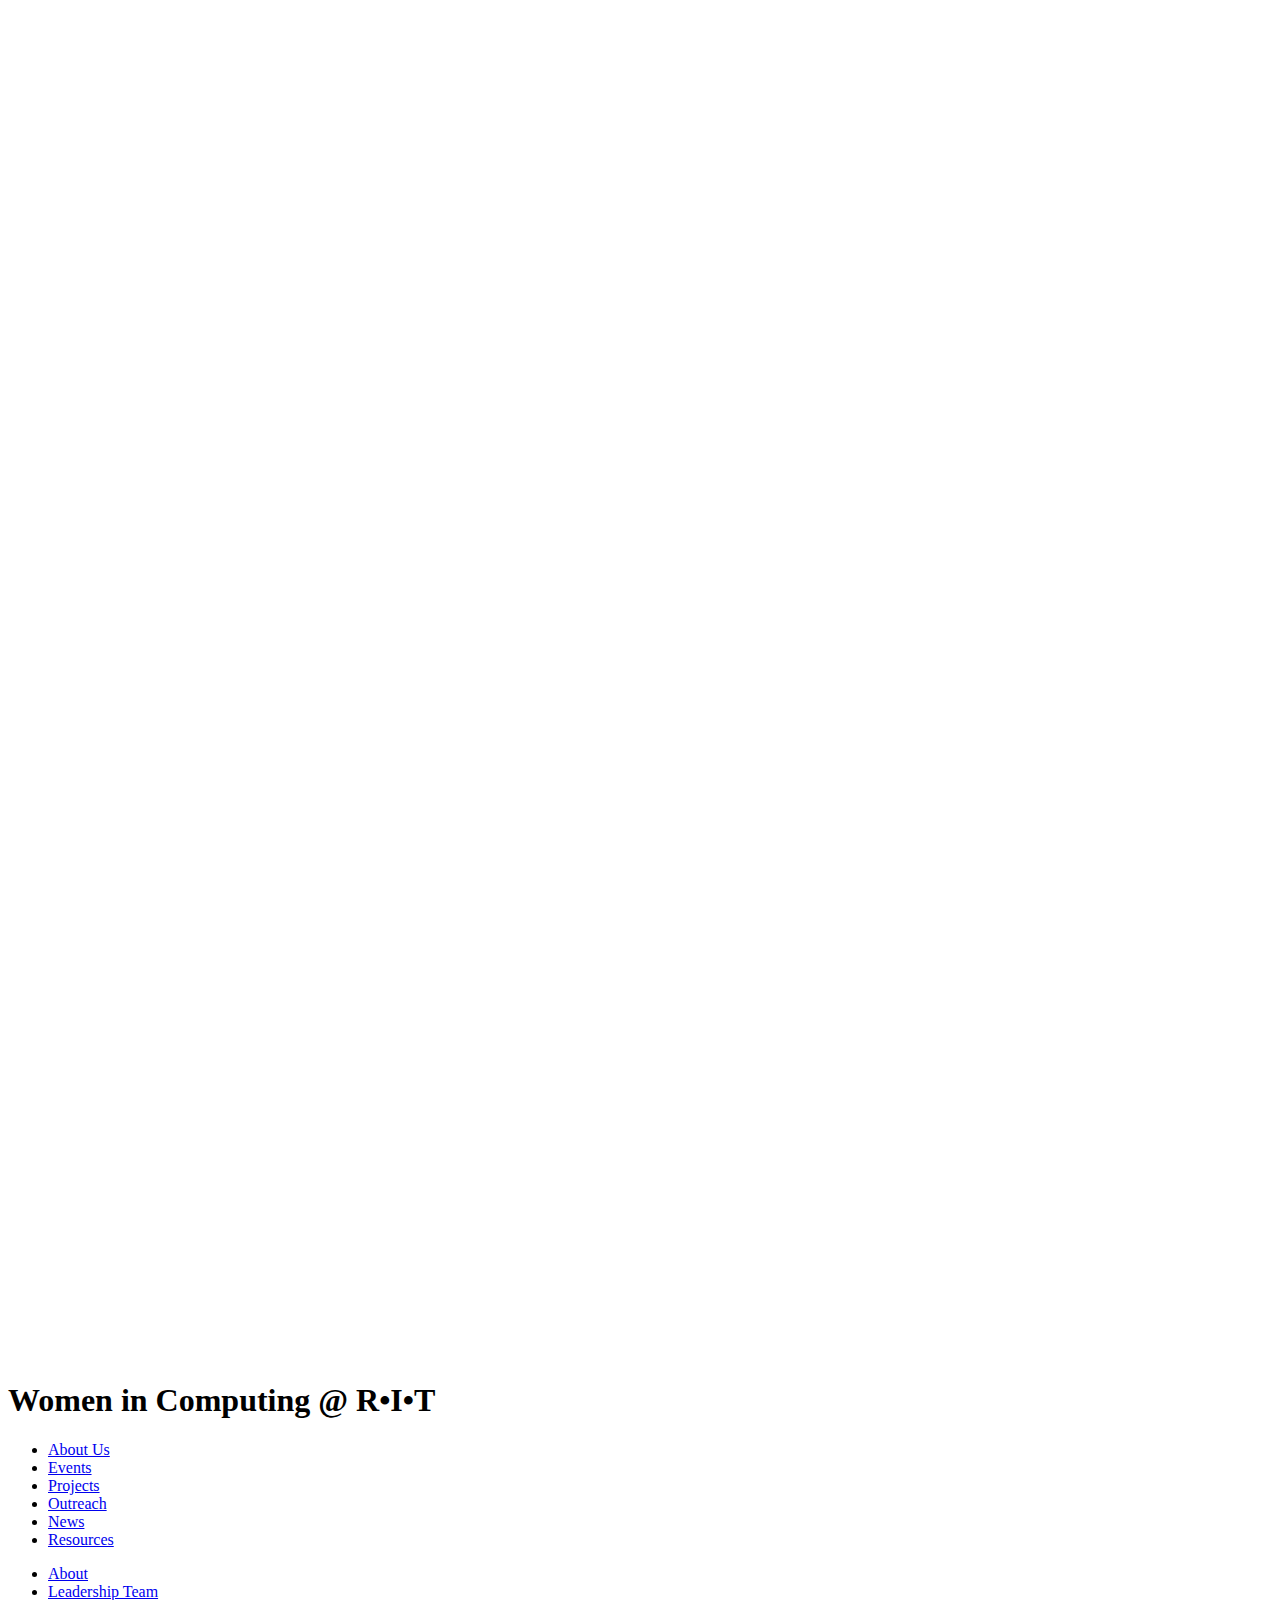
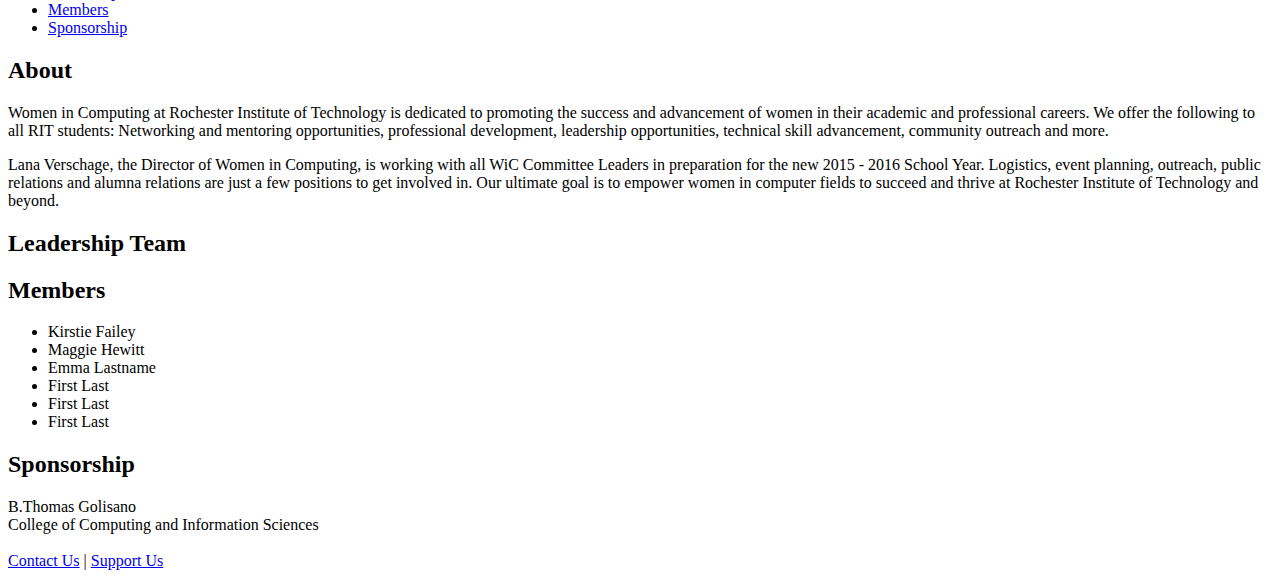
<file: images/WIC@RIT.html>
<!-- saved from url=(0079)file:///Users/maggiehewitt/Desktop/WebsiteOverhaul/pages/about.html#sponsorship -->
<html><head lang="en"><meta http-equiv="Content-Type" content="text/html; charset=UTF-8">
	<meta charset="utf-8">
    <meta http-equiv="X-UA-Compatible" content="IE=edge">
    <meta name="viewport" content="width=device-width, initial-scale=1">
    <title>WIC@RIT</title>

    <!-- Bootstrap -->
    <link href="file:///Users/maggiehewitt/Desktop/WebsiteOverhaul/css/bootstrap.min.css" rel="stylesheet">
    <!-- Font Awesome -->
    <link href="file:///Users/maggiehewitt/Desktop/WebsiteOverhaul/css/font-awesome.min.css" rel="stylesheet">
    <!-- Custom -->
    <link href="file:///Users/maggiehewitt/Desktop/WebsiteOverhaul/css/styles.css" rel="stylesheet">
</head>

<body>
	<!--WiC Header Content -->
	<div class="header">
		<div class="container">
			<div class="row">
				<div class="col-md-4">
					<a href="file:///Users/maggiehewitt/Desktop/WebsiteOverhaul/index.html"><img class="logo pull-right" src="./WIC@RIT_files/WicHi_white.png"></a>
				</div>
				<div class="col-md-6">
					<h1 class="collapse navbar-collapse">Women in Computing @ <span class="rit">R•I•T</span></h1>
				
					<div class="navbar pull-left" role="navigation">
						<div class="">
							<ul class="nav navbar-nav">
								<li><a href="file:///Users/maggiehewitt/Desktop/WebsiteOverhaul/pages/about.html#about">About Us</a></li>
								<li><a href="file:///Users/maggiehewitt/Desktop/WebsiteOverhaul/pages/about.html#events">Events</a></li>
								<li><a href="file:///Users/maggiehewitt/Desktop/WebsiteOverhaul/pages/about.html#projects">Projects</a></li>
								<li><a href="file:///Users/maggiehewitt/Desktop/WebsiteOverhaul/pages/about.html#outreach">Outreach</a></li>
								<li><a href="file:///Users/maggiehewitt/Desktop/WebsiteOverhaul/pages/about.html#news">News</a></li>
								<li><a href="file:///Users/maggiehewitt/Desktop/WebsiteOverhaul/pages/about.html#resources">Resources</a></li>
							</ul>
						</div>
					</div>
				</div>
			</div>
		</div>
	</div><!-- End WiC Header -->


	<!--Wic Content -->
	<div class="container">
		<div class="row content-row">
			<div class="col-md-3">
				<div class="hidden-xs" role="complimentary">
					<ul class="nav side-nav">
						<li><a href="file:///Users/maggiehewitt/Desktop/WebsiteOverhaul/pages/about.html#about">About</a></li>
						<li><a href="file:///Users/maggiehewitt/Desktop/WebsiteOverhaul/pages/about.html#team">Leadership Team</a></li>
						<li><a href="file:///Users/maggiehewitt/Desktop/WebsiteOverhaul/pages/about.html#members">Members</a></li>
						<li><a href="./WIC@RIT_files/WIC@RIT.html">Sponsorship</a></li>
						
					</ul>
				</div>
			</div>

			<div class="col-md-9">
				<div id="about">
					<h2>About</h2>
					<p>
						Women in Computing at Rochester Institute of Technology is dedicated to promoting the success and advancement of women in their academic and professional careers. We offer the following to all RIT students: Networking and mentoring opportunities, professional development, leadership opportunities, technical skill advancement, community outreach and more.
					</p>
					<p>
						Lana Verschage, the Director of Women in Computing, is working with all WiC Committee Leaders in preparation for the new 2015 - 2016 School Year. Logistics, event planning, outreach, public relations and alumna relations are just a few positions to get involved in. Our ultimate goal is to empower women in computer fields to succeed and thrive at Rochester Institute of Technology and beyond.
					</p>
				</div>
				<div id="team">
					<h2>Leadership Team</h2>

				</div>
				<div id="members">
					<h2>Members</h2>
						<ul>
							<li>Kirstie Failey</li>
							<li>Maggie Hewitt</li>
							<li>Emma Lastname</li>
							<li>First Last</li>
							<li>First Last</li>
							<li>First Last</li>
						</ul>
				</div>

				<div id="sponsorship">
					<h2>Sponsorship</h2>
				</div>
			</div>
		
		</div>

	</div><!-- End Wic Content -->

	<!-- Wic Footer -->
	<div class="footer navbar navbar-fixed-bottom">
		<div class="=&quot;row&quot;">
			<div class="col-md-6">
				B.Thomas Golisano <br>
				College of Computing and Information Sciences
			</div>
			<div class="col-md-6 text-right">
				<a href="https://www.facebook.com/WICATRIT"><i class="fa fa-facebook-square fa-3x"></i></a>
				<a href="https://twitter.com/RITWIC"><i class="fa fa-twitter-square fa-3x"></i></a>

				<br>
				<a href="file:///Users/maggiehewitt/Desktop/WebsiteOverhaul/pages/about.html#contact">Contact Us</a> |
				<a href="file:///Users/maggiehewitt/Desktop/WebsiteOverhaul/pages/about.html#support">Support Us</a>
			</div>
		</div>
	</div><!--End Wic Footer -->


	<script src="./WIC@RIT_files/jquery.min.js"></script>
    <!-- Include all compiled plugins (below), or include individual files as needed -->
    <script src="./WIC@RIT_files/bootstrap.min.js"></script>
</body></html>
</file>
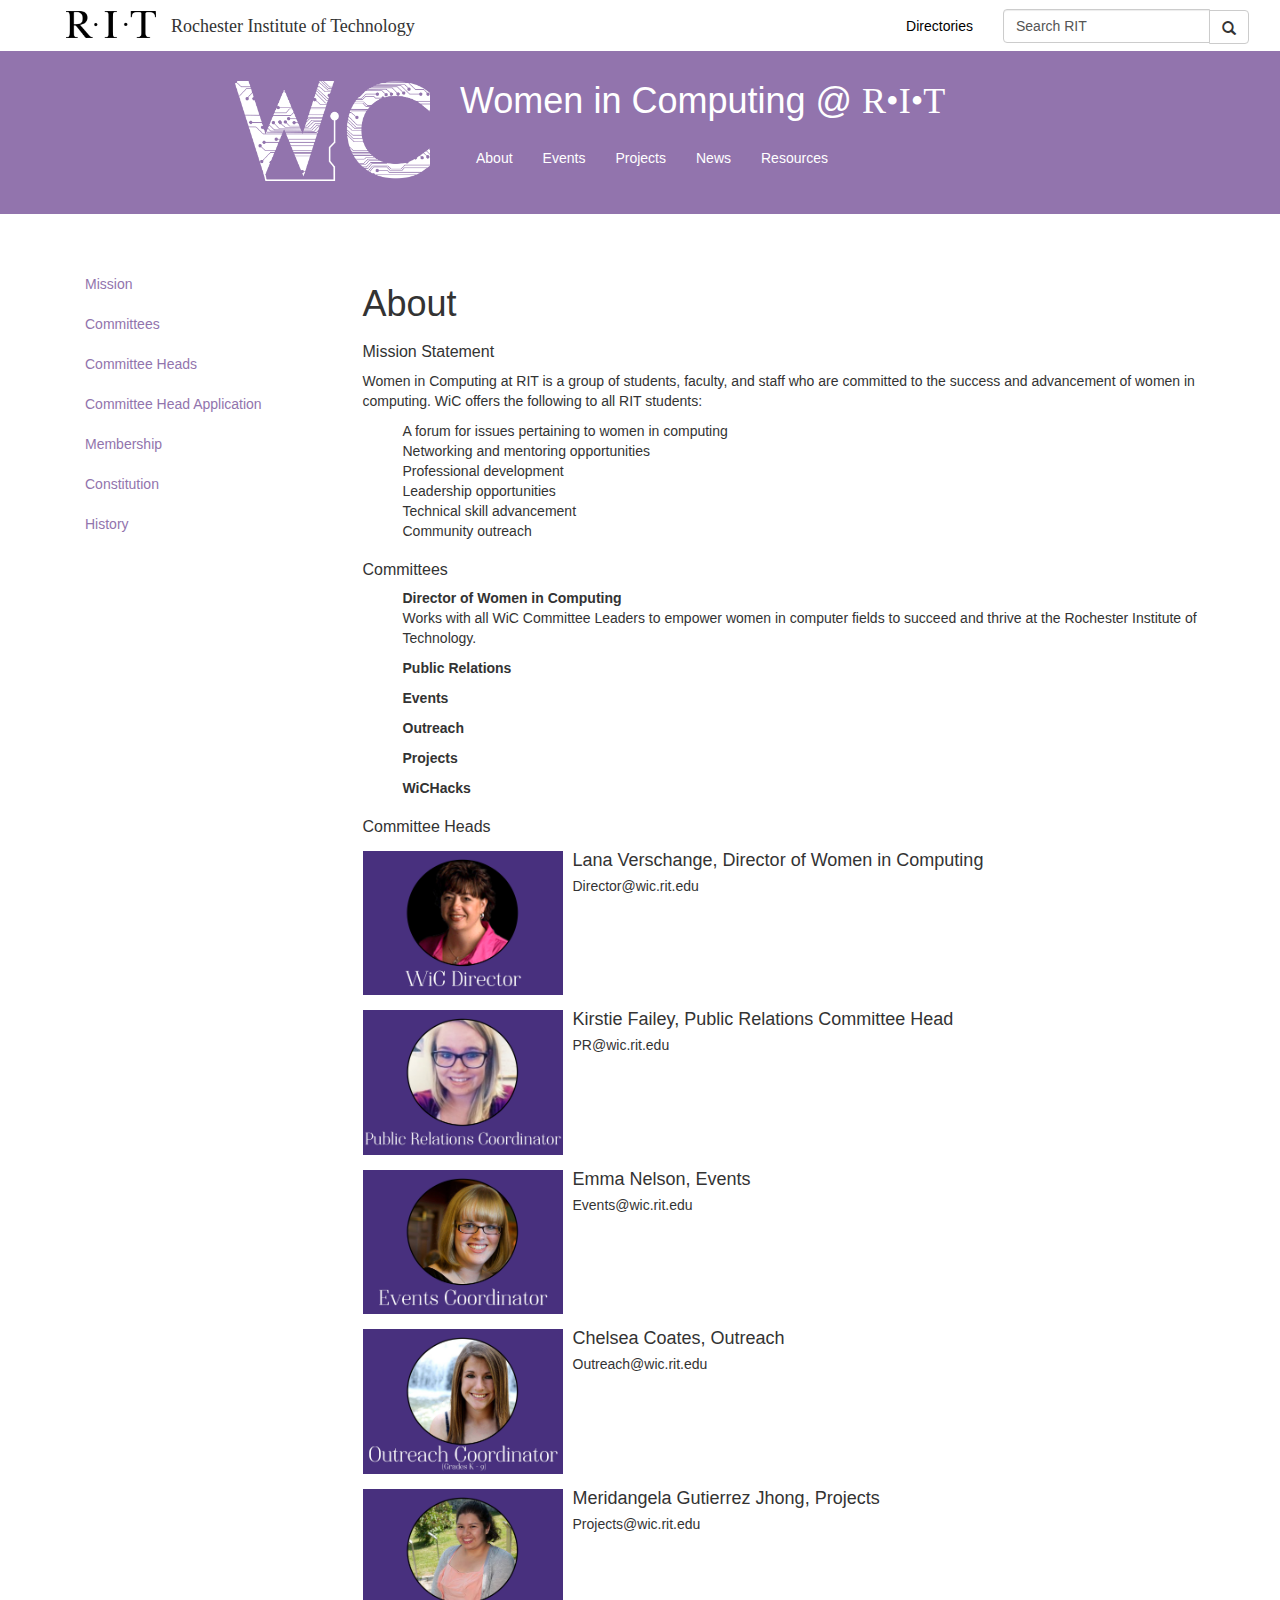
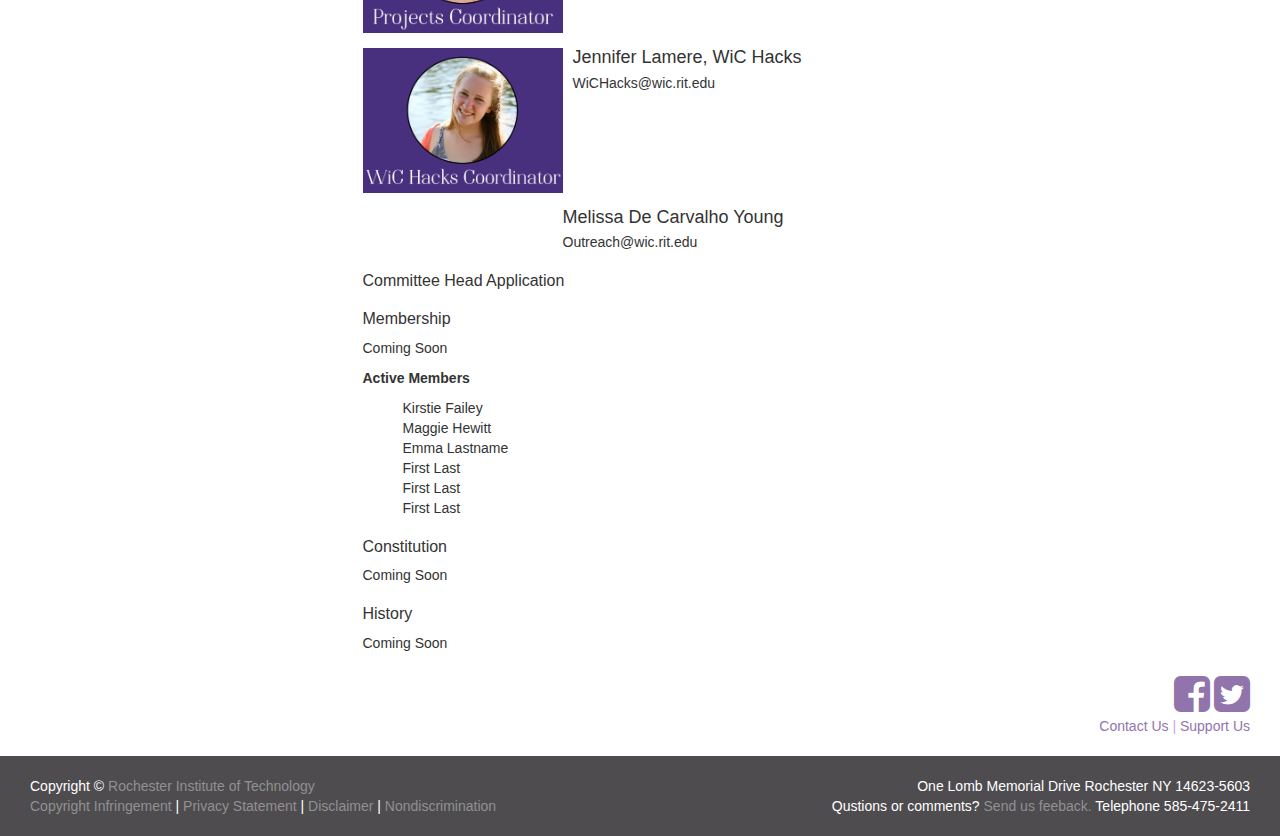
<file: pages/about.html>
<head lang="en">
	<meta charset="utf-8">
    <meta http-equiv="X-UA-Compatible" content="IE=edge">
    <meta name="viewport" content="width=device-width, initial-scale=1">
    <title>WIC@RIT</title>

    <!-- Bootstrap -->
    <link href="../css/bootstrap.min.css" rel="stylesheet">
    <!-- Font Awesome -->
    <link href="../css/font-awesome.min.css" rel="stylesheet">
    <!-- Custom -->
    <link href="../css/styles.css" rel="stylesheet">
    <link href="../css/ritstyles.css" rel="stylesheet">
</head>

<body>

	<!-- RIT HEADER -->
	<div id="ritMetanavWrapper">
		<nav class="navbar" id="">
			<div class="container-fluid">
				<div id="metaRitHeader" class="navbar-header">
					<a class="navbar-brand" href="http://www.rit.edu/"><img id="metaritlogo" src="../images/rit_black_no_bar.jpg"></img></a>
					<div id="metarit">Rochester Institute of Technology</div>
				</div>

				<div class="pull-right hidden-sm hidden-xs" id="metaritRight">
					<ul class="nav navbar-nav">
						<li><a href="http://www.rit.edu/directories/">Directories</a></li>
					</ul>
					 <form class="navbar-form navbar-left" role="search" action="http://rit.edu/search/" method="get">
				        <div class="input-group">
				          	<input type="text" class="form-control" placeholder="Search RIT" value="Search RIT" name="q" onBlur="blurSearch(this)" onFocus="focusSearch(this)">
				          		<span class="input-group-btn" id="ritmetaSearch">
				           			<button style="height:34px; margin-top:-3px;" type="submit" class="btn btn-default" type="button"> <span class="glyphicon glyphicon-search"></span></button>		       			
				           		</span>
				       	</div>   
				    </form>
				</div>

				 <script type="text/javascript">
		        function focusSearch(formfield){ if (formfield.defaultValue==formfield.value) formfield.value = ""; }
		        function blurSearch(formfield){ if (formfield.value==""){ formfield.value = formfield.defaultValue; formfield.className = "faded";}
		        </script> 
			</div>
		</nav>
	</div><!--End RIT HEADER-->

	<!--WiC Header Content -->
	<div class="header">
		<div class="container">
			<div class="row">
				
				<!-- Large and medium Screens-->
				<div class="hidden-sm hidden-xs">
					<div class="col-md-4">
						<a href="../index.html">
							<img class="logo pull-right" src="../images/WicHi_white.png">
						</a>
					</div>
					<div class="col-md-6 header-right">
						<h1>Women in Computing @ <span class="rit">R•I•T</span></h1>
						<div class="navbar pull-left" role="navigation">
							<ul class="nav navbar-nav ">
								<li><a href="about.html">About</a></li>
								<li><a href="events.html">Events</a></li>
								<li><a href="projects.html">Projects</a></li>
								<li><a href="news.html">News</a></li>
								<li><a href="resources.html">Resources</a></li>
							</ul>
						</div>
					</div>
				</div>

				<!-- Small and extra small screens -->
				<div class="hidden-lg hidden-md">
					<div class="text-center">
						<img class="logo" src="../images/WicLo2.png">
					</div>
					<div class="dropdown">
						<button class="btn btn-default btn-block dropdown-toggle" type="button" id="dropdownMenu1" data-toggle="dropdown" aria-expanded="true">
    						Navigation
    					<span class="caret"></span>
  						</button>
						<ul class="dropdown-menu btn-block" role="menu" aria-labelledby="dropdownMenu1">
							<li role="presentation"><a role="menuitem" tabindex="-1" href="../index.html">Home</a></li>	 
						 	<li role="presentation"><a role="menuitem" tabindex="-1" href="about.html">About</a></li>
							<li role="presentation"><a role="menuitem" tabindex="-1" href="events.html">Events</a></li>
							<li role="presentation"><a role="menuitem" tabindex="-1" href="projects.html">Projects</a></li>
							<li role="presentation"><a role="menuitem" tabindex="-1" href="news.html">News</a></li>
							<li role="presentation"><a role="menuitem" tabindex="-1" href="resources.html">Resources</a></li>
						</ul>
					</div>
				</div>
			</div>
		</div>
	</div><!-- End WiC Header -->


	<!--Wic Content -->
	<div class="container main-container">
		<div class="row content-row">
			<div class="col-md-3">
				<div class="hidden-xs" role="complimentary">
					<ul class="nav side-nav">
						<li><a href="#mission">Mission</a></li>
						<li><a href="#committees">Committees</a></li>
						<li><a href="#committeeHeads">Committee Heads</a></li>
						<li><a href="#committeeHeadApp">Committee Head Application</a></li>
						<li><a href="#members">Membership</a></li>
						<li><a href="#constitution">Constitution</a></li>
						<li><a href="#history">History</a></li>
					</ul>
				</div>
			</div>

			<div class="col-md-9">
				<h1>About</h1>
				<div id="mission">
					<h2>Mission Statement</h2>
					<p>
						Women in Computing at RIT is a group of students, faculty, and staff who are committed to the success and advancement of women in computing. WiC offers the following to all RIT students:
						
						<ul>
							<li>A forum for issues pertaining to women in computing</li>
							<li>Networking and mentoring opportunities</li>
							<li>Professional development</li>
							<li>Leadership opportunities</li>
							<li>Technical skill advancement</li>
							<li>Community outreach</li>
						</ul>		
					</P>
				</div>
				<div id="committees">
					<h2>Committees</h2>
					<ul>
						<li>
							<strong>Director of Women in Computing</strong>
							<p>
								Works with all WiC Committee Leaders to empower women in computer fields to succeed and thrive at the Rochester Institute of Technology.
							</p>
						</li>
						<li>
							<strong>Public Relations</strong>
							<p>

							</p>
						</li>
						<li>
							<strong>Events</strong>
							<p>

							</p>
						</li>
						<li>
							<strong>Outreach</strong>
							<p>

							</p>
						</li>
						<li>
							<strong>Projects</strong>
							<p>

							</p>
						</li>
						<li>
							<strong>WiCHacks</strong>
							<p>

							</p>
						</li>
					<ul>
				</div>
				<div id="committeeHeads">
					<h2>Committee Heads</h2>
						
						<div class="media">
							<div class="media-left">
								<img class="commiteeHeadImg" src="../images/director.png"></img>
							</div>
							<div class="media-body">
								<h4 class="media-heading">Lana Verschange, Director of Women in Computing</h4>
								Director@wic.rit.edu
							</div>
						</div>

						<div class="media">
							<div class="media-left">
								<img class="commiteeHeadImg" src="../images/pr.png"></img>
							</div>
							<div class="media-body">
								<h4 class="media-heading">Kirstie Failey, Public Relations Committee Head</h4>
								PR@wic.rit.edu
							</div>
						</div>

						<div class="media">
							<div class="media-left">
								<img class="commiteeHeadImg" src="../images/events.png"></img>
							</div>
							<div class="media-body">
								<h4 class="media-heading">Emma Nelson, Events</h4>
								Events@wic.rit.edu
							</div>
						</div>

						
						<div class="media">
							<div class="media-left">
								<img class="commiteeHeadImg" src="../images/outreach1.png"></img>
							</div>
							<div class="media-body">
								<h4 class="media-heading">Chelsea Coates, Outreach</h4>
								Outreach@wic.rit.edu
							</div>
						</div>

						<div class="media">
							<div class="media-left">
								<img class="commiteeHeadImg" src="../images/projects.png"></img>
							</div>
							<div class="media-body">
								<h4 class="media-heading">Meridangela Gutierrez Jhong, Projects</h4>
								Projects@wic.rit.edu
							</div>
						</div>
					
						<div class="media">
							<div class="media-left">
								<img class="commiteeHeadImg" src="../images/wichacks.png"></img>
							</div>
							<div class="media-body">
								<h4 class="media-heading">Jennifer Lamere, WiC Hacks</h4>
								WiCHacks@wic.rit.edu
							</div>
						</div>

						
						<div class="media">
							<div class="media-left commiteeHeadImg">
							</div>
							<div class="media-body">
								<h4 class="media-heading">Melissa De Carvalho Young</h4>
								Outreach@wic.rit.edu
							</div>
						</div>
						
				</div>
				<div id="committeeHeadApp">
					<h2>Committee Head Application</h2>
				</div>

				<div id="members">
					<h2>Membership</h2>
					<p>Coming Soon</p>

					<p><strong>Active Members</strong></strong>
						<ul>
							<li>Kirstie Failey</li>
							<li>Maggie Hewitt</li>
							<li>Emma Lastname</li>
							<li>First Last</li>
							<li>First Last</li>
							<li>First Last</li>
						</ul>
				</div>


				<div id="constitution">
					<h2>Constitution</h2>
					<p>Coming Soon</p>
				</div>

				<div id="history">
					<h2>History</h2>
					<p>Coming Soon</p>
				</div>
			</div>
		
		</div>

	</div><!-- End Wic Content -->

	<!-- Wic Footer -->
	<div class="footer navbar navbar-fixed-bottom">
		<div id="wicfooter"class="row">
			<div class="col-md-6 col-md-offset-6 text-right">
				<a href="https://www.facebook.com/WICATRIT"><i class="fa fa-facebook-square fa-3x"></i></a>
				<a href="https://twitter.com/RITWIC"><i class="fa fa-twitter-square fa-3x"></i></a>

				<br/>
				<a href="contact.html">Contact Us</a> |
				<a href="support.html">Support Us</a>
			</div>
		</div><br/>

		<div id="ritFooter" class="row">
			<div class="col-md-6">
				Copyright &copy; <a href="http://www.rit.edu/">Rochester Institute of Technology</a><br/>
				<a href="http://www.rit.edu/copyright.html">Copyright Infringement</a> |
				<a href="http://www.rit.edu/privacystatement.html">Privacy Statement</a> |
				<a href="http://www.rit.edu/disclaimer.html">Disclaimer</a> |
				<a href="http://www.rit.edu/nondiscrimination.html">Nondiscrimination</a>
			</div>
			<div class="col-md-6 text-right">
				One Lomb Memorial Drive Rochester NY 14623-5603 <br/>
				Qustions or comments? <a href="http://www.rit.edu/ask/">Send us feeback.</a> Telephone 585-475-2411
			</div>
		</div>
	</div><!--End Wic Footer -->


	<script src="https://ajax.googleapis.com/ajax/libs/jquery/1.11.1/jquery.min.js"></script>
    <!-- Include all compiled plugins (below), or include individual files as needed -->
    <script src="../js/bootstrap.min.js"></script>
</body>
</file>
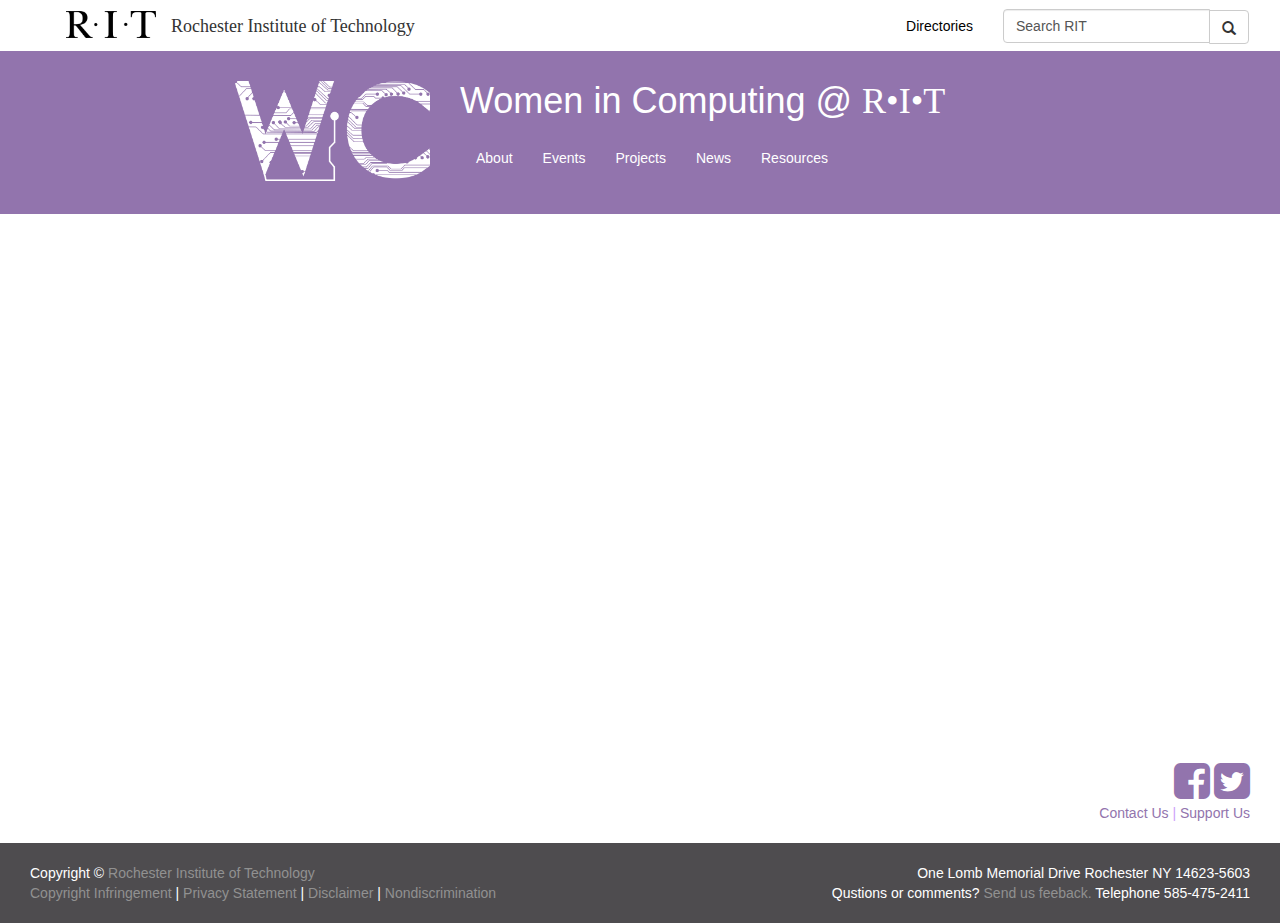
<file: pages/blank.html>
<head lang="en">
	<meta charset="utf-8">
    <meta http-equiv="X-UA-Compatible" content="IE=edge">
    <meta name="viewport" content="width=device-width, initial-scale=1">
    <title>WIC@RIT</title>

    <!-- Bootstrap -->
    <link href="../css/bootstrap.min.css" rel="stylesheet">
    <!-- Font Awesome -->
    <link href="../css/font-awesome.min.css" rel="stylesheet">
    <!-- Custom -->
    <link href="../css/styles.css" rel="stylesheet">
    <link href="../css/ritstyles.css" rel="stylesheet">
</head>

<body>

	<!-- RIT HEADER -->
	<div id="ritMetanavWrapper">
		<nav class="navbar" id="">
			<div class="container-fluid">
				<div id="metaRitHeader" class="navbar-header">
					<a class="navbar-brand" href="http://www.rit.edu/"><img id="metaritlogo" src="../images/rit_black_no_bar.jpg"></img></a>
					<div id="metarit">Rochester Institute of Technology</div>
				</div>

				<div class="pull-right hidden-sm hidden-xs" id="metaritRight">
					<ul class="nav navbar-nav">
						<li><a href="http://www.rit.edu/directories/">Directories</a></li>
					</ul>
					 <form class="navbar-form navbar-left" role="search" action="http://rit.edu/search/" method="get">
				        <div class="input-group">
				          	<input type="text" class="form-control" placeholder="Search RIT" value="Search RIT" name="q" onBlur="blurSearch(this)" onFocus="focusSearch(this)">
				          		<span class="input-group-btn" id="ritmetaSearch">
				           			<button style="height:34px; margin-top:-3px;" type="submit" class="btn btn-default" type="button"> <span class="glyphicon glyphicon-search"></span></button>		       			
				           		</span>
				       	</div>   
				    </form>
				</div>

				 <script type="text/javascript">
		        function focusSearch(formfield){ if (formfield.defaultValue==formfield.value) formfield.value = ""; }
		        function blurSearch(formfield){ if (formfield.value==""){ formfield.value = formfield.defaultValue; formfield.className = "faded";}
		        </script> 
			</div>
		</nav>
	</div><!--End RIT HEADER-->
	
	<!--WiC Header Content -->
	<div class="header">
		<div class="container">
			<div class="row">
				
				<!-- Large and medium Screens-->
				<div class="hidden-sm hidden-xs">
					<div class="col-md-4">
						<a href="../index.html">
							<img class="logo pull-right" src="../images/WicHi_white.png">
						</a>
					</div>
					<div class="col-md-6 header-right">
						<h1>Women in Computing @ <span class="rit">R•I•T</span></h1>
						<div class="navbar pull-left" role="navigation">
							<ul class="nav navbar-nav ">
								<li><a href="about.html">About</a></li>
								<li><a href="events.html">Events</a></li>
								<li><a href="projects.html">Projects</a></li>
								<li><a href="news.html">News</a></li>
								<li><a href="resources.html">Resources</a></li>
							</ul>
						</div>
					</div>
				</div>

				<!-- Small and extra small screens -->
				<div class="hidden-lg hidden-md">
					<div class="text-center">
						<img class="logo" src="../images/WicLo2.png">
					</div>
					<div class="dropdown">
						<button class="btn btn-default btn-block dropdown-toggle" type="button" id="dropdownMenu1" data-toggle="dropdown" aria-expanded="true">
    						Navigation
    					<span class="caret"></span>
  						</button>
						<ul class="dropdown-menu btn-block" role="menu" aria-labelledby="dropdownMenu1">
							<li role="presentation"><a role="menuitem" tabindex="-1" href="../index.html">Home</a></li>	 
						 	<li role="presentation"><a role="menuitem" tabindex="-1" href="about.html">About</a></li>
							<li role="presentation"><a role="menuitem" tabindex="-1" href="events.html">Events</a></li>
							<li role="presentation"><a role="menuitem" tabindex="-1" href="projects.html">Projects</a></li>
							<li role="presentation"><a role="menuitem" tabindex="-1" href="news.html">News</a></li>
							<li role="presentation"><a role="menuitem" tabindex="-1" href="resources.html">Resources</a></li>
						</ul>
					</div>
				</div>
			</div>
		</div>
	</div><!-- End WiC Header -->


	<!--Wic Content -->
	<div class="container">
		
	</div>

	<!-- Wic Footer -->
	<div class="footer navbar navbar-fixed-bottom">
		<div id="wicfooter"class="row">
			<div class="col-md-6 col-md-offset-6 text-right">
				<a href="https://www.facebook.com/WICATRIT"><i class="fa fa-facebook-square fa-3x"></i></a>
				<a href="https://twitter.com/RITWIC"><i class="fa fa-twitter-square fa-3x"></i></a>

				<br/>
				<a href="contact.html">Contact Us</a> |
				<a href="support.html">Support Us</a>
			</div>
		</div><br/>

		<div id="ritFooter" class="row">
			<div class="col-md-6">
				Copyright &copy; <a href="http://www.rit.edu/">Rochester Institute of Technology</a><br/>
				<a href="http://www.rit.edu/copyright.html">Copyright Infringement</a> |
				<a href="http://www.rit.edu/privacystatement.html">Privacy Statement</a> |
				<a href="http://www.rit.edu/disclaimer.html">Disclaimer</a> |
				<a href="http://www.rit.edu/nondiscrimination.html">Nondiscrimination</a>
			</div>
			<div class="col-md-6 text-right">
				One Lomb Memorial Drive Rochester NY 14623-5603 <br/>
				Qustions or comments? <a href="http://www.rit.edu/ask/">Send us feeback.</a> Telephone 585-475-2411
			</div>
		</div>
	</div><!--End Wic Footer -->


	<script src="https://ajax.googleapis.com/ajax/libs/jquery/1.11.1/jquery.min.js"></script>
    <!-- Include all compiled plugins (below), or include individual files as needed -->
    <script src="../js/bootstrap.min.js"></script>
</body>
</file>
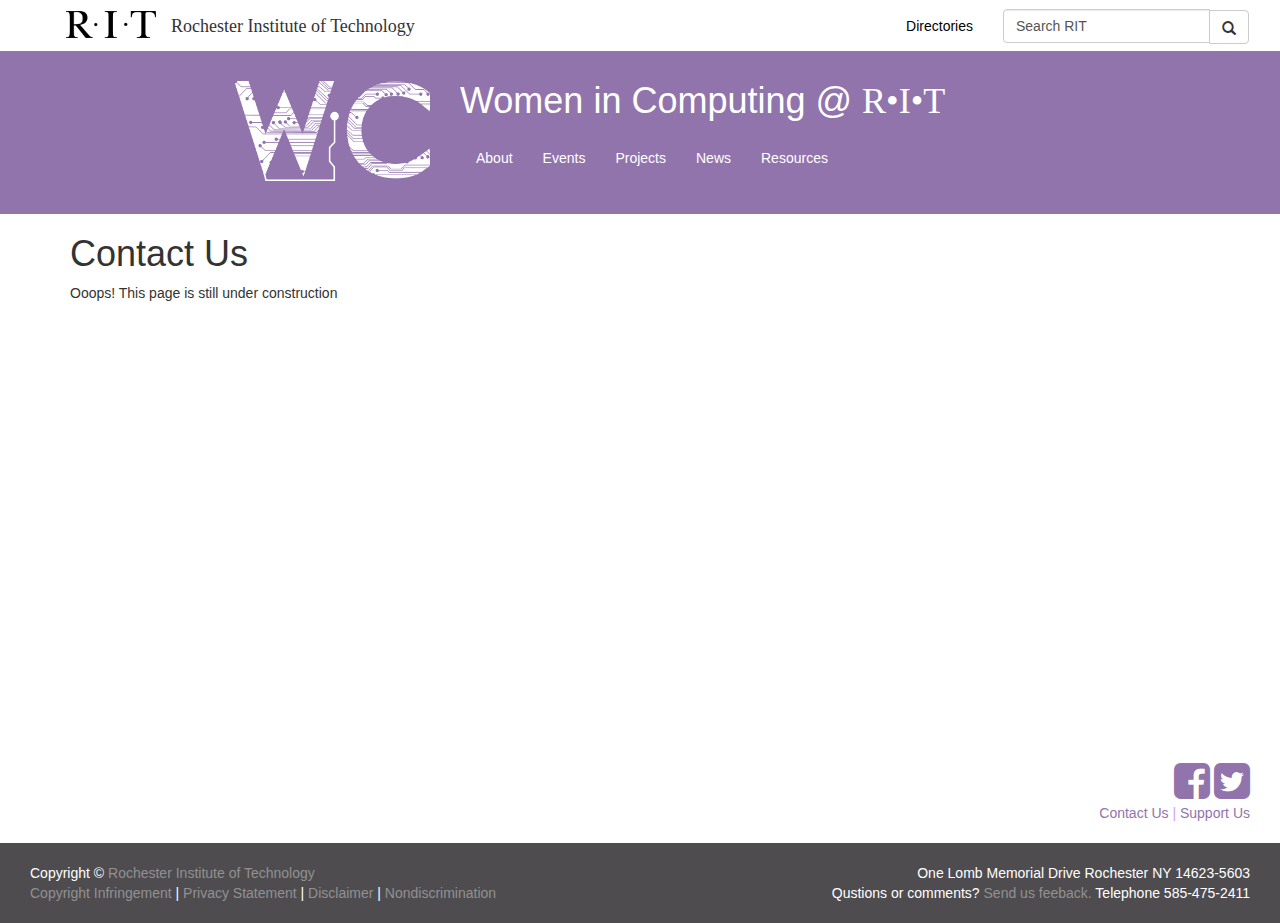
<file: pages/contact.html>
<head lang="en">
	<meta charset="utf-8">
    <meta http-equiv="X-UA-Compatible" content="IE=edge">
    <meta name="viewport" content="width=device-width, initial-scale=1">
    <title>WIC@RIT</title>

    <!-- Bootstrap -->
    <link href="../css/bootstrap.min.css" rel="stylesheet">
    <!-- Font Awesome -->
    <link href="../css/font-awesome.min.css" rel="stylesheet">
    <!-- Custom -->
    <link href="../css/styles.css" rel="stylesheet">
    <link href="../css/ritstyles.css" rel="stylesheet">
</head>

<body>

	<!-- RIT HEADER -->
	<div id="ritMetanavWrapper">
		<nav class="navbar" id="">
			<div class="container-fluid">
				<div id="metaRitHeader" class="navbar-header">
					<a class="navbar-brand" href="http://www.rit.edu/"><img id="metaritlogo" src="../images/rit_black_no_bar.jpg"></img></a>
					<div id="metarit">Rochester Institute of Technology</div>
				</div>

				<div class="pull-right hidden-sm hidden-xs" id="metaritRight">
					<ul class="nav navbar-nav">
						<li><a href="http://www.rit.edu/directories/">Directories</a></li>
					</ul>
					 <form class="navbar-form navbar-left" role="search" action="http://rit.edu/search/" method="get">
				        <div class="input-group">
				          	<input type="text" class="form-control" placeholder="Search RIT" value="Search RIT" name="q" onBlur="blurSearch(this)" onFocus="focusSearch(this)">
				          		<span class="input-group-btn" id="ritmetaSearch">
				           			<button style="height:34px; margin-top:-3px;" type="submit" class="btn btn-default" type="button"> <span class="glyphicon glyphicon-search"></span></button>		       			
				           		</span>
				       	</div>   
				    </form>
				</div>

				 <script type="text/javascript">
		        function focusSearch(formfield){ if (formfield.defaultValue==formfield.value) formfield.value = ""; }
		        function blurSearch(formfield){ if (formfield.value==""){ formfield.value = formfield.defaultValue; formfield.className = "faded";}
		        </script> 
			</div>
		</nav>
	</div><!--End RIT HEADER-->
	
	<!--WiC Header Content -->
	<div class="header">
		<div class="container">
			<div class="row">
				
				<!-- Large and medium Screens-->
				<div class="hidden-sm hidden-xs">
					<div class="col-md-4">
						<a href="../index.html">
							<img class="logo pull-right" src="../images/WicHi_white.png">
						</a>
					</div>
					<div class="col-md-6 header-right">
						<h1>Women in Computing @ <span class="rit">R•I•T</span></h1>
						<div class="navbar pull-left" role="navigation">
							<ul class="nav navbar-nav ">
								<li><a href="about.html">About</a></li>
								<li><a href="events.html">Events</a></li>
								<li><a href="projects.html">Projects</a></li>
								<li><a href="news.html">News</a></li>
								<li><a href="resources.html">Resources</a></li>
							</ul>
						</div>
					</div>
				</div>

				<!-- Small and extra small screens -->
				<div class="hidden-lg hidden-md">
					<div class="text-center">
						<img class="logo" src="../images/WicLo2.png">
					</div>
					<div class="dropdown">
						<button class="btn btn-default btn-block dropdown-toggle" type="button" id="dropdownMenu1" data-toggle="dropdown" aria-expanded="true">
    						Navigation
    					<span class="caret"></span>
  						</button>
						<ul class="dropdown-menu btn-block" role="menu" aria-labelledby="dropdownMenu1">
							<li role="presentation"><a role="menuitem" tabindex="-1" href="../index.html">Home</a></li>	 
						 	<li role="presentation"><a role="menuitem" tabindex="-1" href="about.html">About</a></li>
							<li role="presentation"><a role="menuitem" tabindex="-1" href="events.html">Events</a></li>
							<li role="presentation"><a role="menuitem" tabindex="-1" href="projects.html">Projects</a></li>
							<li role="presentation"><a role="menuitem" tabindex="-1" href="news.html">News</a></li>
							<li role="presentation"><a role="menuitem" tabindex="-1" href="resources.html">Resources</a></li>
						</ul>
					</div>
				</div>
			</div>
		</div>
	</div><!-- End WiC Header -->


	<!--Wic Content -->
	<div class="container">
		<h1>Contact Us</h1>
		<p>Ooops! This page is still under construction</p>
	</div>

	<!-- Wic Footer -->
	<div class="footer navbar navbar-fixed-bottom">
		<div id="wicfooter"class="row">
			<div class="col-md-6 col-md-offset-6 text-right">
				<a href="https://www.facebook.com/WICATRIT"><i class="fa fa-facebook-square fa-3x"></i></a>
				<a href="https://twitter.com/RITWIC"><i class="fa fa-twitter-square fa-3x"></i></a>

				<br/>
				<a href="contact.html">Contact Us</a> |
				<a href="support.html">Support Us</a>
			</div>
		</div><br/>

		<div id="ritFooter" class="row">
			<div class="col-md-6">
				Copyright &copy; <a href="http://www.rit.edu/">Rochester Institute of Technology</a><br/>
				<a href="http://www.rit.edu/copyright.html">Copyright Infringement</a> |
				<a href="http://www.rit.edu/privacystatement.html">Privacy Statement</a> |
				<a href="http://www.rit.edu/disclaimer.html">Disclaimer</a> |
				<a href="http://www.rit.edu/nondiscrimination.html">Nondiscrimination</a>
			</div>
			<div class="col-md-6 text-right">
				One Lomb Memorial Drive Rochester NY 14623-5603 <br/>
				Qustions or comments? <a href="http://www.rit.edu/ask/">Send us feeback.</a> Telephone 585-475-2411
			</div>
		</div>
	</div><!--End Wic Footer -->

	<script src="https://ajax.googleapis.com/ajax/libs/jquery/1.11.1/jquery.min.js"></script>
    <!-- Include all compiled plugins (below), or include individual files as needed -->
    <script src="../js/bootstrap.min.js"></script>
</body>
</file>
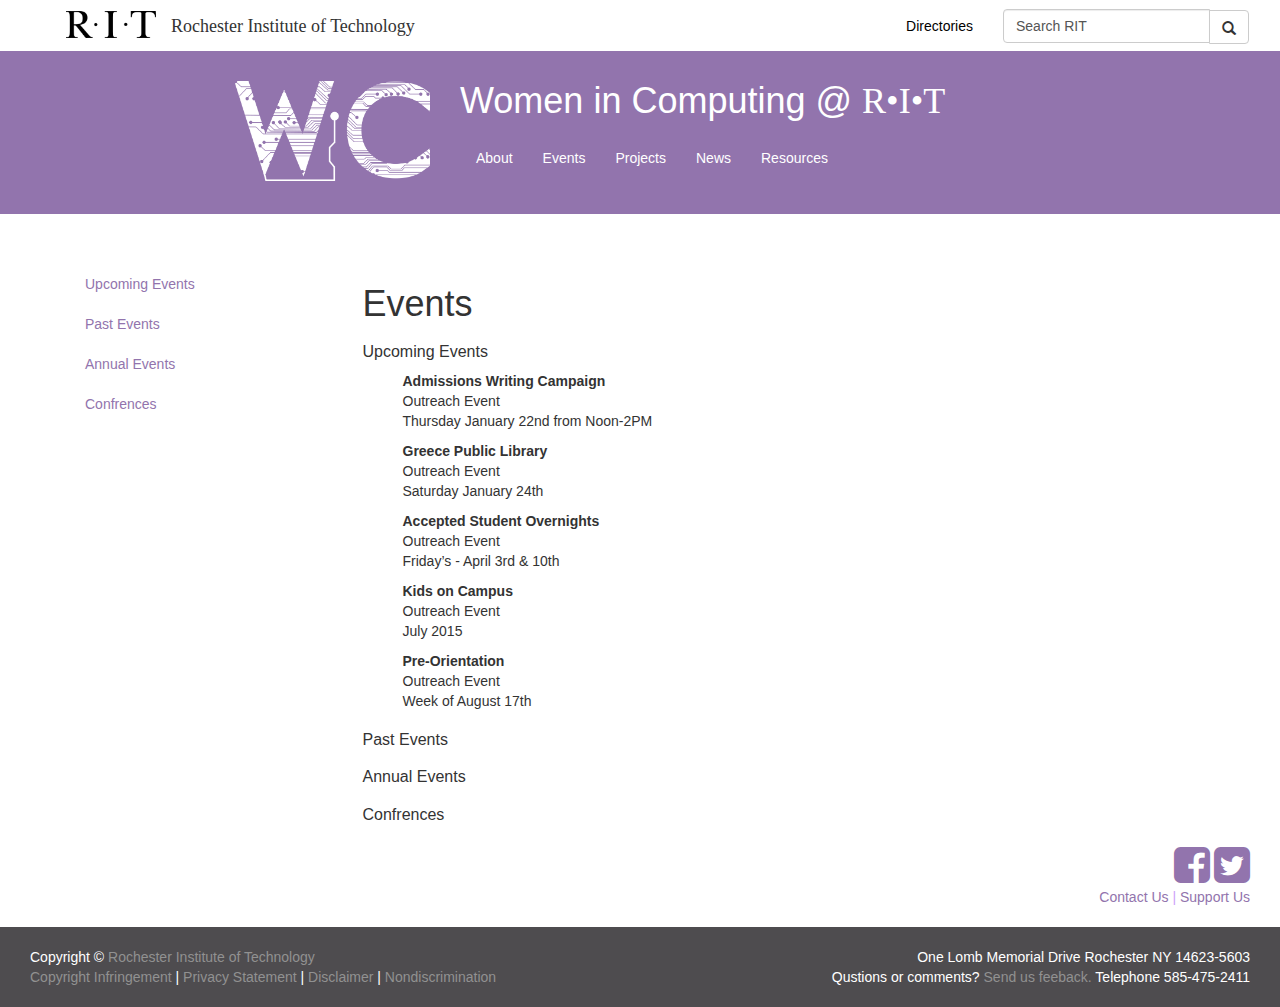
<file: pages/events.html>
<head lang="en">
	<meta charset="utf-8">
    <meta http-equiv="X-UA-Compatible" content="IE=edge">
    <meta name="viewport" content="width=device-width, initial-scale=1">
    <title>WIC@RIT</title>

    <!-- Bootstrap -->
    <link href="../css/bootstrap.min.css" rel="stylesheet">
    <!-- Font Awesome -->
    <link href="../css/font-awesome.min.css" rel="stylesheet">
    <!-- Custom -->
    <link href="../css/styles.css" rel="stylesheet">
    <link href="../css/ritstyles.css" rel="stylesheet">
</head>

<body>

	<!-- RIT HEADER -->
	<div id="ritMetanavWrapper">
		<nav class="navbar" id="">
			<div class="container-fluid">
				<div id="metaRitHeader" class="navbar-header">
					<a class="navbar-brand" href="http://www.rit.edu/"><img id="metaritlogo" src="../images/rit_black_no_bar.jpg"></img></a>
					<div id="metarit">Rochester Institute of Technology</div>
				</div>

				<div class="pull-right hidden-sm hidden-xs" id="metaritRight">
					<ul class="nav navbar-nav">
						<li><a href="http://www.rit.edu/directories/">Directories</a></li>
					</ul>
					 <form class="navbar-form navbar-left" role="search" action="http://rit.edu/search/" method="get">
				        <div class="input-group">
				          	<input type="text" class="form-control" placeholder="Search RIT" value="Search RIT" name="q" onBlur="blurSearch(this)" onFocus="focusSearch(this)">
				          		<span class="input-group-btn" id="ritmetaSearch">
				           			<button style="height:34px; margin-top:-3px;" type="submit" class="btn btn-default" type="button"> <span class="glyphicon glyphicon-search"></span></button>		       			
				           		</span>
				       	</div>   
				    </form>
				</div>

				 <script type="text/javascript">
		        function focusSearch(formfield){ if (formfield.defaultValue==formfield.value) formfield.value = ""; }
		        function blurSearch(formfield){ if (formfield.value==""){ formfield.value = formfield.defaultValue; formfield.className = "faded";}
		        </script> 
			</div>
		</nav>
	</div><!--End RIT HEADER-->
	<!--WiC Header Content -->
	<div class="header">
		<div class="container">
			<div class="row">
				
				<!-- Large and medium Screens-->
				<div class="hidden-sm hidden-xs">
					<div class="col-md-4">
						<a href="../index.html">
							<img class="logo pull-right" src="../images/WicHi_white.png">
						</a>
					</div>
					<div class="col-md-6 header-right">
						<h1>Women in Computing @ <span class="rit">R•I•T</span></h1>
						<div class="navbar pull-left" role="navigation">
							<ul class="nav navbar-nav ">
								<li><a href="about.html">About</a></li>
								<li><a href="events.html">Events</a></li>
								<li><a href="projects.html">Projects</a></li>
								<li><a href="news.html">News</a></li>
								<li><a href="resources.html">Resources</a></li>
							</ul>
						</div>
					</div>
				</div>

				<!-- Small and extra small screens -->
				<div class="hidden-lg hidden-md">
					<div class="text-center">
						<img class="logo" src="../images/WicLo2.png">
					</div>
					<div class="dropdown">
						<button class="btn btn-default btn-block dropdown-toggle" type="button" id="dropdownMenu1" data-toggle="dropdown" aria-expanded="true">
    						Navigation
    					<span class="caret"></span>
  						</button>
						<ul class="dropdown-menu btn-block" role="menu" aria-labelledby="dropdownMenu1">
							<li role="presentation"><a role="menuitem" tabindex="-1" href="../index.html">Home</a></li>	 
						 	<li role="presentation"><a role="menuitem" tabindex="-1" href="about.html">About</a></li>
							<li role="presentation"><a role="menuitem" tabindex="-1" href="events.html">Events</a></li>
							<li role="presentation"><a role="menuitem" tabindex="-1" href="projects.html">Projects</a></li>
							<li role="presentation"><a role="menuitem" tabindex="-1" href="news.html">News</a></li>
							<li role="presentation"><a role="menuitem" tabindex="-1" href="resources.html">Resources</a></li>
						</ul>
					</div>
				</div>
			</div>
		</div>
	</div><!-- End WiC Header -->


	<!--Wic Content -->
	<div class="container">
		<div class="row content-row">
			<div class="col-md-3">
				<div class="hidden-xs" role="complimentary">
					<ul class="nav side-nav">
						<li><a href="#upcomingEvents">Upcoming Events</a></li>
						<li><a href="#pastEvents">Past Events</a></li>
						<li><a href="#annualEvents">Annual Events</a></li>
						<li><a href="#confrences">Confrences</a></li>
					</ul>
				</div>
			</div>
			<div class="col-md-9">
				<h1>Events</h1>
				
				<div id="upcomingEvents">
					<h2>Upcoming Events</h2>

					<ul>
						<li>
							<div class="event">
								<strong>Admissions Writing Campaign</strong>
								<p>
									Outreach Event<br/>
									Thursday January 22nd from Noon-2PM<br/>
								</p>
							</div>
						</li>

						<li>
							<div class="event">
								<strong>Greece Public Library</strong>
								<p>
									Outreach Event<br/>
									Saturday January 24th<br/>
								</p>
							</div>
						</li>

						<li>
							<div class="event">
									<strong>Accepted Student Overnights</strong>
									<p>
										Outreach Event<br/>
										Friday’s - April 3rd & 10th<br/>
									</p>
							</div>
						</li>

						<li>
							<div class="event">
								<strong>Kids on Campus</strong>
								<p>
									Outreach Event<br/>
									July 2015<br/>
								</p>
							</div>
						</li>

						<li>
							<div class="event">
								<strong>Pre-Orientation</strong>
								<p>
									Outreach Event<br/>
									Week of August 17th<br/>
								</p>
							</div>
						</li>
					</ul>
				</div>


				<div id="pastEvents">
					<h2>Past Events</h2>
				</div>
				<div id="annualEvents">
					<h2>Annual Events</h2>
				</div>
				<div id="confrences">
					<h2>Confrences</h2>
				</div>
			</div>
		</div>
	</div>

	<!-- Wic Footer -->
	<div class="footer navbar navbar-fixed-bottom">
		<div id="wicfooter"class="row">
			<div class="col-md-6 col-md-offset-6 text-right">
				<a href="https://www.facebook.com/WICATRIT"><i class="fa fa-facebook-square fa-3x"></i></a>
				<a href="https://twitter.com/RITWIC"><i class="fa fa-twitter-square fa-3x"></i></a>

				<br/>
				<a href="contact.html">Contact Us</a> |
				<a href="support.html">Support Us</a>
			</div>
		</div><br/>

		<div id="ritFooter" class="row">
			<div class="col-md-6">
				Copyright &copy; <a href="http://www.rit.edu/">Rochester Institute of Technology</a><br/>
				<a href="http://www.rit.edu/copyright.html">Copyright Infringement</a> |
				<a href="http://www.rit.edu/privacystatement.html">Privacy Statement</a> |
				<a href="http://www.rit.edu/disclaimer.html">Disclaimer</a> |
				<a href="http://www.rit.edu/nondiscrimination.html">Nondiscrimination</a>
			</div>
			<div class="col-md-6 text-right">
				One Lomb Memorial Drive Rochester NY 14623-5603 <br/>
				Qustions or comments? <a href="http://www.rit.edu/ask/">Send us feeback.</a> Telephone 585-475-2411
			</div>
		</div>
	</div><!--End Wic Footer -->

	<script src="https://ajax.googleapis.com/ajax/libs/jquery/1.11.1/jquery.min.js"></script>
    <!-- Include all compiled plugins (below), or include individual files as needed -->
    <script src="../js/bootstrap.min.js"></script>
</body>
</file>
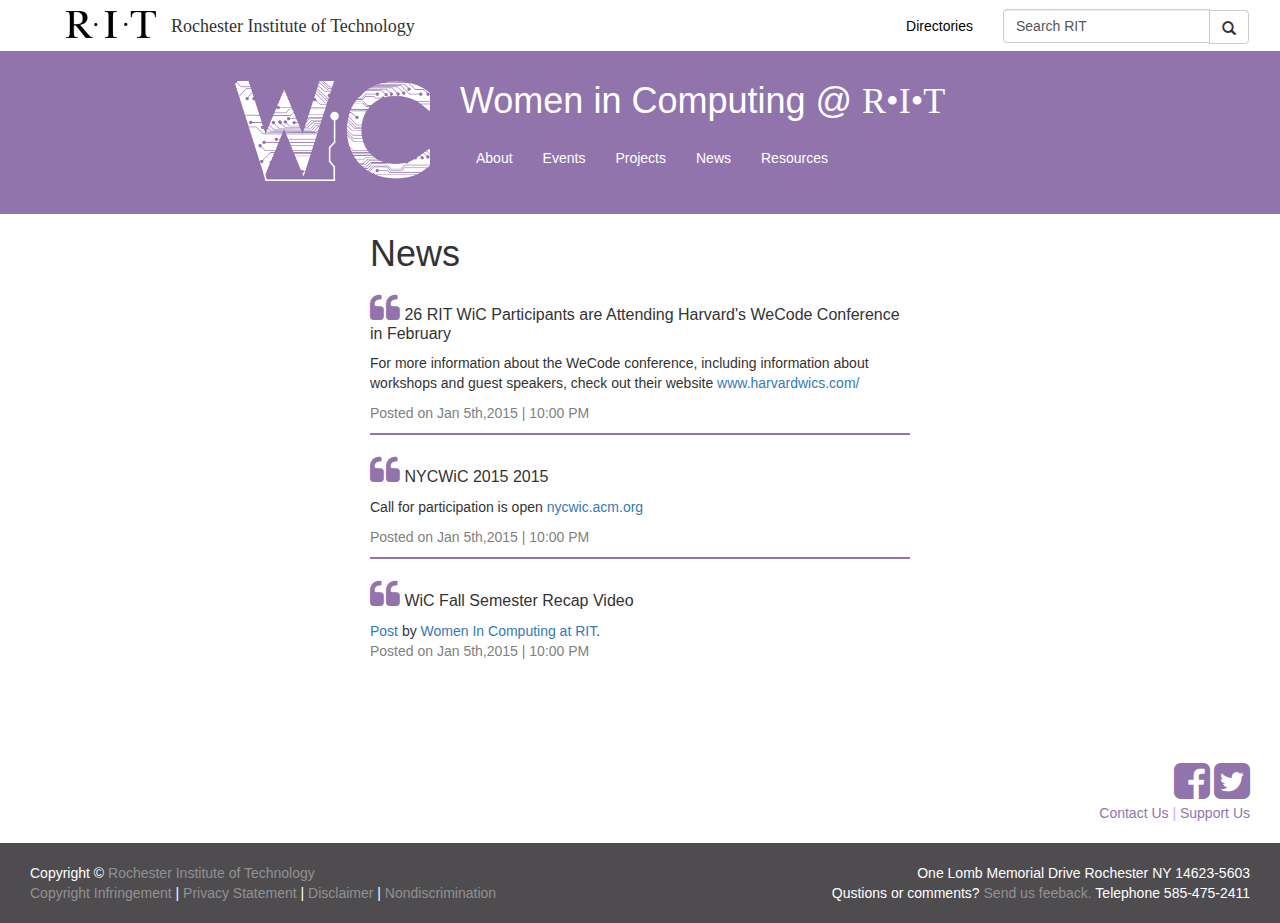
<file: pages/news.html>
<head lang="en">
	<meta charset="utf-8">
    <meta http-equiv="X-UA-Compatible" content="IE=edge">
    <meta name="viewport" content="width=device-width, initial-scale=1">
    <title>WIC@RIT</title>

    <!-- Bootstrap -->
    <link href="../css/bootstrap.min.css" rel="stylesheet">
    <!-- Font Awesome -->
    <link href="../css/font-awesome.min.css" rel="stylesheet">
    <!-- Custom -->
    <link href="../css/styles.css" rel="stylesheet">
    <link href="../css/ritstyles.css" rel="stylesheet">
</head>

<body>

	<!-- RIT HEADER -->
	<div id="ritMetanavWrapper">
		<nav class="navbar" id="">
			<div class="container-fluid">
				<div id="metaRitHeader" class="navbar-header">
					<a class="navbar-brand" href="http://www.rit.edu/"><img id="metaritlogo" src="../images/rit_black_no_bar.jpg"></img></a>
					<div id="metarit">Rochester Institute of Technology</div>
				</div>

				<div class="pull-right hidden-sm hidden-xs" id="metaritRight">
					<ul class="nav navbar-nav">
						<li><a href="http://www.rit.edu/directories/">Directories</a></li>
					</ul>
					 <form class="navbar-form navbar-left" role="search" action="http://rit.edu/search/" method="get">
				        <div class="input-group">
				          	<input type="text" class="form-control" placeholder="Search RIT" value="Search RIT" name="q" onBlur="blurSearch(this)" onFocus="focusSearch(this)">
				          		<span class="input-group-btn" id="ritmetaSearch">
				           			<button style="height:34px; margin-top:-3px;" type="submit" class="btn btn-default" type="button"> <span class="glyphicon glyphicon-search"></span></button>		       			
				           		</span>
				       	</div>   
				    </form>
				</div>

				 <script type="text/javascript">
		        function focusSearch(formfield){ if (formfield.defaultValue==formfield.value) formfield.value = ""; }
		        function blurSearch(formfield){ if (formfield.value==""){ formfield.value = formfield.defaultValue; formfield.className = "faded";}
		        </script> 
			</div>
		</nav>
	</div><!--End RIT HEADER-->
	<!--WiC Header Content -->
	<div class="header">
		<div class="container">
			<div class="row">
				
				<!-- Large and medium Screens-->
				<div class="hidden-sm hidden-xs">
					<div class="col-md-4">
						<a href="../index.html">
							<img class="logo pull-right" src="../images/WicHi_white.png">
						</a>
					</div>
					<div class="col-md-6 header-right">
						<h1>Women in Computing @ <span class="rit">R•I•T</span></h1>
						<div class="navbar pull-left" role="navigation">
							<ul class="nav navbar-nav ">
								<li><a href="about.html">About</a></li>
								<li><a href="events.html">Events</a></li>
								<li><a href="projects.html">Projects</a></li>
								<li><a href="news.html">News</a></li>
								<li><a href="resources.html">Resources</a></li>
							</ul>
						</div>
					</div>
				</div>

				<!-- Small and extra small screens -->
				<div class="hidden-lg hidden-md">
					<div class="text-center">
						<img class="logo" src="../images/WicLo2.png">
					</div>
					<div class="dropdown">
						<button class="btn btn-default btn-block dropdown-toggle" type="button" id="dropdownMenu1" data-toggle="dropdown" aria-expanded="true">
    						Navigation
    					<span class="caret"></span>
  						</button>
						<ul class="dropdown-menu btn-block" role="menu" aria-labelledby="dropdownMenu1">
							<li role="presentation"><a role="menuitem" tabindex="-1" href="../index.html">Home</a></li>	 
						 	<li role="presentation"><a role="menuitem" tabindex="-1" href="about.html">About</a></li>
							<li role="presentation"><a role="menuitem" tabindex="-1" href="events.html">Events</a></li>
							<li role="presentation"><a role="menuitem" tabindex="-1" href="projects.html">Projects</a></li>
							<li role="presentation"><a role="menuitem" tabindex="-1" href="news.html">News</a></li>
							<li role="presentation"><a role="menuitem" tabindex="-1" href="resources.html">Resources</a></li>
						</ul>
					</div>
				</div>
			</div>
		</div>
	</div><!-- End WiC Header -->


	<!--Wic Content -->
	<div class="container">

		<div class="col-md-6 col-md-offset-3">
			<h1>News</h1>
			
			<div class="news" id="wecode">

				<h2 class="news-header"><i class="fa fa-quote-left fa-2x"></i> 26 RIT WiC Participants are Attending Harvard's WeCode Conference in February</h2>
				<p>
					For more information about the WeCode conference, including information about workshops and guest speakers, check out their website <a href="http://www.harvardwics.com/">www.harvardwics.com/</a>
				</p>
				<p class="news-footer">
					Posted on Jan 5th,2015 | 10:00 PM
				</p>
			</div>

			<hr>

			<div class="news" id="nycwic">
				<h2 class="news-header"><i class="fa fa-quote-left fa-2x"></i> NYCWiC 2015 2015</h2>
				<p>
					Call for participation is open <a href="http://nycwic.acm.org/">nycwic.acm.org</a>
				</p>
				<p class="news-footer">
					Posted on Jan 5th,2015 | 10:00 PM
				</p>
			</div>

			<hr>

			<div class="news">
				<h2 class="news-header"><i class="fa fa-quote-left fa-2x"></i> WiC Fall Semester Recap Video</h2>

				<!-- Facebook video embedding code -->
				<div id="fb-root"></div> <script>(function(d, s, id) { var js, fjs = d.getElementsByTagName(s)[0]; if (d.getElementById(id)) return; js = d.createElement(s); js.id = id; js.src = "//connect.facebook.net/en_US/all.js#xfbml=1"; fjs.parentNode.insertBefore(js, fjs); }(document, 'script', 'facebook-jssdk'));</script>
<div class="fb-post" data-href="https://www.facebook.com/video.php?v=10153359121796777" data-width="466"><div class="fb-xfbml-parse-ignore"><a href="https://www.facebook.com/video.php?v=10153359121796777">Post</a> by <a href="https://www.facebook.com/WICATRIT">Women In Computing at RIT</a>.</div></div>
				<!-- End facebook embedding code -->
				<p class="news-footer">
					Posted on Jan 5th,2015 | 10:00 PM
				</p>

			</div>

		</div>
	</div>

	<!-- Wic Footer -->
	<div class="footer navbar navbar-fixed-bottom">
		<div id="wicfooter"class="row">
			<div class="col-md-6 col-md-offset-6 text-right">
				<a href="https://www.facebook.com/WICATRIT"><i class="fa fa-facebook-square fa-3x"></i></a>
				<a href="https://twitter.com/RITWIC"><i class="fa fa-twitter-square fa-3x"></i></a>

				<br/>
				<a href="contact.html">Contact Us</a> |
				<a href="support.html">Support Us</a>
			</div>
		</div><br/>

		<div id="ritFooter" class="row">
			<div class="col-md-6">
				Copyright &copy; <a href="http://www.rit.edu/">Rochester Institute of Technology</a><br/>
				<a href="http://www.rit.edu/copyright.html">Copyright Infringement</a> |
				<a href="http://www.rit.edu/privacystatement.html">Privacy Statement</a> |
				<a href="http://www.rit.edu/disclaimer.html">Disclaimer</a> |
				<a href="http://www.rit.edu/nondiscrimination.html">Nondiscrimination</a>
			</div>
			<div class="col-md-6 text-right">
				One Lomb Memorial Drive Rochester NY 14623-5603 <br/>
				Qustions or comments? <a href="http://www.rit.edu/ask/">Send us feeback.</a> Telephone 585-475-2411
			</div>
		</div>
	</div><!--End Wic Footer -->


	<script src="https://ajax.googleapis.com/ajax/libs/jquery/1.11.1/jquery.min.js"></script>
    <!-- Include all compiled plugins (below), or include individual files as needed -->
    <script src="../js/bootstrap.min.js"></script>
</body>
</file>
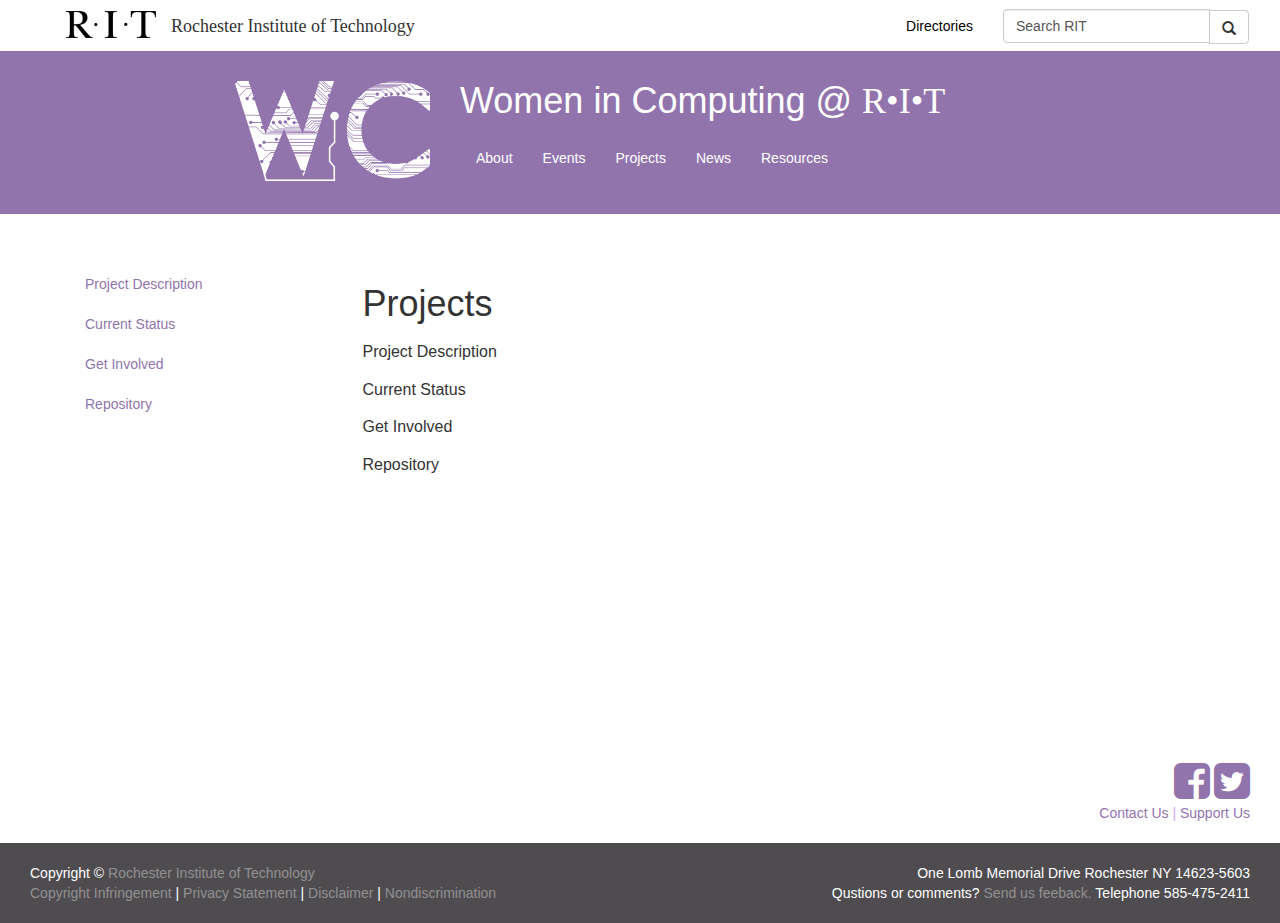
<file: pages/projects.html>
<head lang="en">
	<meta charset="utf-8">
    <meta http-equiv="X-UA-Compatible" content="IE=edge">
    <meta name="viewport" content="width=device-width, initial-scale=1">
    <title>WIC@RIT</title>

    <!-- Bootstrap -->
    <link href="../css/bootstrap.min.css" rel="stylesheet">
    <!-- Font Awesome -->
    <link href="../css/font-awesome.min.css" rel="stylesheet">
    <!-- Custom -->
    <link href="../css/styles.css" rel="stylesheet">
    <link href="../css/ritstyles.css" rel="stylesheet">
</head>

<body>

	<!-- RIT HEADER -->
	<div id="ritMetanavWrapper">
		<nav class="navbar" id="">
			<div class="container-fluid">
				<div id="metaRitHeader" class="navbar-header">
					<a class="navbar-brand" href="http://www.rit.edu/"><img id="metaritlogo" src="../images/rit_black_no_bar.jpg"></img></a>
					<div id="metarit">Rochester Institute of Technology</div>
				</div>

				<div class="pull-right hidden-sm hidden-xs" id="metaritRight">
					<ul class="nav navbar-nav">
						<li><a href="http://www.rit.edu/directories/">Directories</a></li>
					</ul>
					 <form class="navbar-form navbar-left" role="search" action="http://rit.edu/search/" method="get">
				        <div class="input-group">
				          	<input type="text" class="form-control" placeholder="Search RIT" value="Search RIT" name="q" onBlur="blurSearch(this)" onFocus="focusSearch(this)">
				          		<span class="input-group-btn" id="ritmetaSearch">
				           			<button style="height:34px; margin-top:-3px;" type="submit" class="btn btn-default" type="button"> <span class="glyphicon glyphicon-search"></span></button>		       			
				           		</span>
				       	</div>   
				    </form>
				</div>

				 <script type="text/javascript">
		        function focusSearch(formfield){ if (formfield.defaultValue==formfield.value) formfield.value = ""; }
		        function blurSearch(formfield){ if (formfield.value==""){ formfield.value = formfield.defaultValue; formfield.className = "faded";}
		        </script> 
			</div>
		</nav>
	</div><!--End RIT HEADER-->
	<!--WiC Header Content -->
	<div class="header">
		<div class="container">
			<div class="row">
				
				<!-- Large and medium Screens-->
				<div class="hidden-sm hidden-xs">
					<div class="col-md-4">
						<a href="../index.html">
							<img class="logo pull-right" src="../images/WicHi_white.png">
						</a>
					</div>
					<div class="col-md-6 header-right">
						<h1>Women in Computing @ <span class="rit">R•I•T</span></h1>
						<div class="navbar pull-left" role="navigation">
							<ul class="nav navbar-nav ">
								<li><a href="about.html">About</a></li>
								<li><a href="events.html">Events</a></li>
								<li><a href="projects.html">Projects</a></li>
								<li><a href="news.html">News</a></li>
								<li><a href="resources.html">Resources</a></li>
							</ul>
						</div>
					</div>
				</div>

				<!-- Small and extra small screens -->
				<div class="hidden-lg hidden-md">
					<div class="text-center">
						<img class="logo" src="../images/WicLo2.png">
					</div>
					<div class="dropdown">
						<button class="btn btn-default btn-block dropdown-toggle" type="button" id="dropdownMenu1" data-toggle="dropdown" aria-expanded="true">
    						Navigation
    					<span class="caret"></span>
  						</button>
						<ul class="dropdown-menu btn-block" role="menu" aria-labelledby="dropdownMenu1">
							<li role="presentation"><a role="menuitem" tabindex="-1" href="../index.html">Home</a></li>	 
						 	<li role="presentation"><a role="menuitem" tabindex="-1" href="about.html">About</a></li>
							<li role="presentation"><a role="menuitem" tabindex="-1" href="events.html">Events</a></li>
							<li role="presentation"><a role="menuitem" tabindex="-1" href="projects.html">Projects</a></li>
							<li role="presentation"><a role="menuitem" tabindex="-1" href="news.html">News</a></li>
							<li role="presentation"><a role="menuitem" tabindex="-1" href="resources.html">Resources</a></li>
						</ul>
					</div>
				</div>
			</div>
		</div>
	</div><!-- End WiC Header -->


	<!--Wic Content -->
	<div class="container">
		<div class="row content-row">
			<div class="col-md-3">
				<div class="hidden-xs" role="complimentary">
					<ul class="nav side-nav">
						<li><a href="#projectDescription">Project Description</a></li>
						<li><a href="#projectStatus">Current Status</a></li>
						<li><a href="#projectInvolved">Get Involved</a></li>
						<li><a href="#projectRepo">Repository</a></li>
					</ul>
				</div>
			</div>
			<div class="col-md-9">
				<h1>Projects</h1>
				<div id="projectDescription">
					<h2>Project Description</h2>
				</div>
				<div id="projectStatus">
					<h2>Current Status</h2>
				</div>
				<div id="projectInvolved">
					<h2>Get Involved</h2>
				</div>
				<div id="projectRepo">
					<h2>Repository</h2>
				</div>
			</div>
		</div>
	</div>

	<!-- Wic Footer -->
	<div class="footer navbar navbar-fixed-bottom">
		<div id="wicfooter"class="row">
			<div class="col-md-6 col-md-offset-6 text-right">
				<a href="https://www.facebook.com/WICATRIT"><i class="fa fa-facebook-square fa-3x"></i></a>
				<a href="https://twitter.com/RITWIC"><i class="fa fa-twitter-square fa-3x"></i></a>

				<br/>
				<a href="contact.html">Contact Us</a> |
				<a href="support.html">Support Us</a>
			</div>
		</div><br/>

		<div id="ritFooter" class="row">
			<div class="col-md-6">
				Copyright &copy; <a href="http://www.rit.edu/">Rochester Institute of Technology</a><br/>
				<a href="http://www.rit.edu/copyright.html">Copyright Infringement</a> |
				<a href="http://www.rit.edu/privacystatement.html">Privacy Statement</a> |
				<a href="http://www.rit.edu/disclaimer.html">Disclaimer</a> |
				<a href="http://www.rit.edu/nondiscrimination.html">Nondiscrimination</a>
			</div>
			<div class="col-md-6 text-right">
				One Lomb Memorial Drive Rochester NY 14623-5603 <br/>
				Qustions or comments? <a href="http://www.rit.edu/ask/">Send us feeback.</a> Telephone 585-475-2411
			</div>
		</div>
	</div><!--End Wic Footer -->


	<script src="https://ajax.googleapis.com/ajax/libs/jquery/1.11.1/jquery.min.js"></script>
    <!-- Include all compiled plugins (below), or include individual files as needed -->
    <script src="../js/bootstrap.min.js"></script>
</body>
</file>
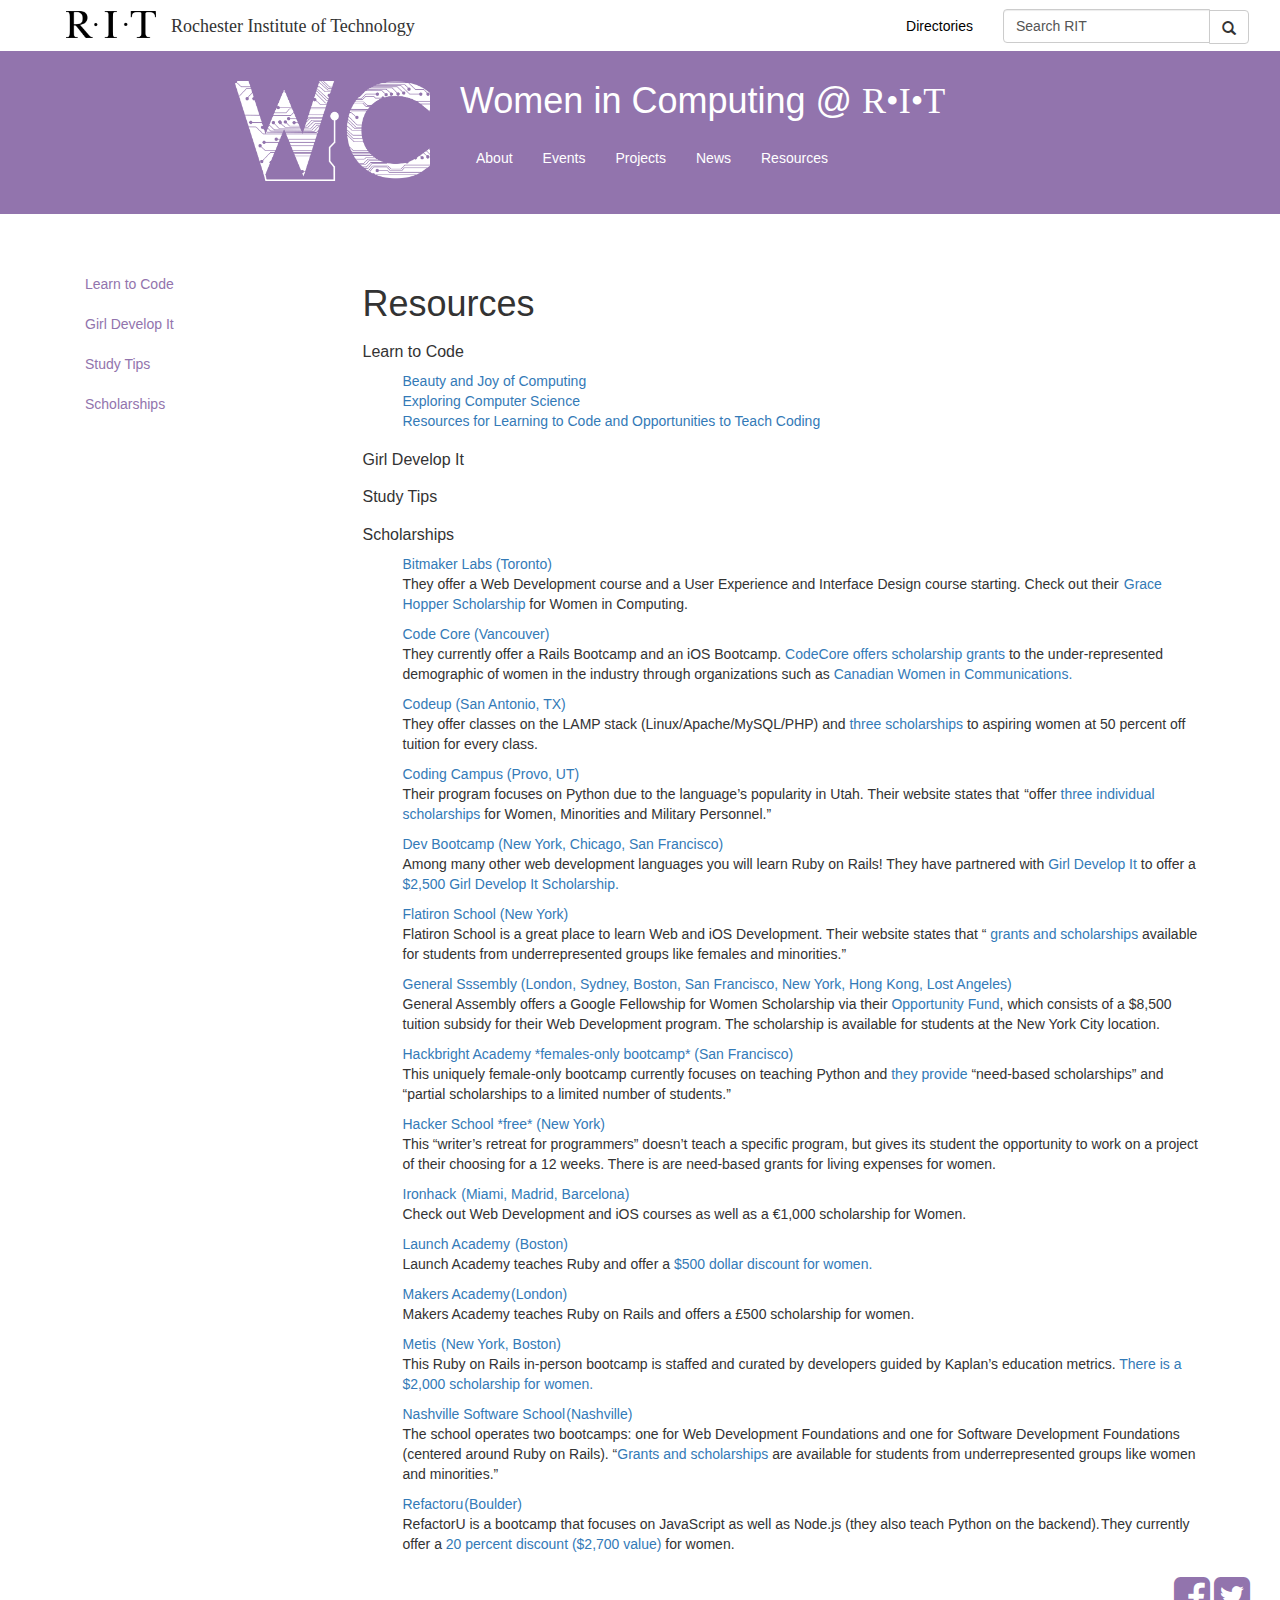
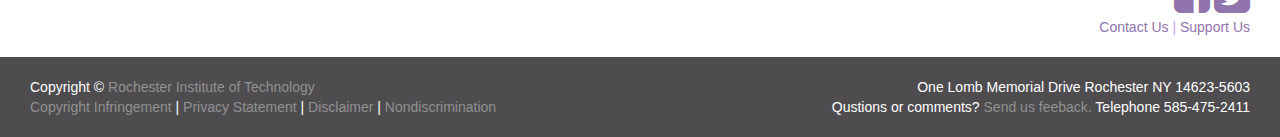
<file: pages/resources.html>
<head lang="en">
	<meta charset="utf-8">
    <meta http-equiv="X-UA-Compatible" content="IE=edge">
    <meta name="viewport" content="width=device-width, initial-scale=1">
    <title>WIC@RIT</title>

    <!-- Bootstrap -->
    <link href="../css/bootstrap.min.css" rel="stylesheet">
    <!-- Font Awesome -->
    <link href="../css/font-awesome.min.css" rel="stylesheet">
    <!-- Custom -->
    <link href="../css/styles.css" rel="stylesheet">
    <link href="../css/ritstyles.css" rel="stylesheet">
</head>

<body>

	<!-- RIT HEADER -->
	<div id="ritMetanavWrapper">
		<nav class="navbar" id="">
			<div class="container-fluid">
				<div id="metaRitHeader" class="navbar-header">
					<a class="navbar-brand" href="http://www.rit.edu/"><img id="metaritlogo" src="../images/rit_black_no_bar.jpg"></img></a>
					<div id="metarit">Rochester Institute of Technology</div>
				</div>

				<div class="pull-right hidden-sm hidden-xs" id="metaritRight">
					<ul class="nav navbar-nav">
						<li><a href="http://www.rit.edu/directories/">Directories</a></li>
					</ul>
					 <form class="navbar-form navbar-left" role="search" action="http://rit.edu/search/" method="get">
				        <div class="input-group">
				          	<input type="text" class="form-control" placeholder="Search RIT" value="Search RIT" name="q" onBlur="blurSearch(this)" onFocus="focusSearch(this)">
				          		<span class="input-group-btn" id="ritmetaSearch">
				           			<button style="height:34px; margin-top:-3px;" type="submit" class="btn btn-default" type="button"> <span class="glyphicon glyphicon-search"></span></button>		       			
				           		</span>
				       	</div>   
				    </form>
				</div>

				 <script type="text/javascript">
		        function focusSearch(formfield){ if (formfield.defaultValue==formfield.value) formfield.value = ""; }
		        function blurSearch(formfield){ if (formfield.value==""){ formfield.value = formfield.defaultValue; formfield.className = "faded";}
		        </script> 
			</div>
		</nav>
	</div><!--End RIT HEADER-->
<!--WiC Header Content -->
	<div class="header">
		<div class="container">
			<div class="row">
				
				<!-- Large and medium Screens-->
				<div class="hidden-sm hidden-xs">
					<div class="col-md-4">
						<a href="../index.html">
							<img class="logo pull-right" src="../images/WicHi_white.png">
						</a>
					</div>
					<div class="col-md-6 header-right">
						<h1>Women in Computing @ <span class="rit">R•I•T</span></h1>
						<div class="navbar pull-left" role="navigation">
							<ul class="nav navbar-nav ">
								<li><a href="about.html">About</a></li>
								<li><a href="events.html">Events</a></li>
								<li><a href="projects.html">Projects</a></li>
								<li><a href="news.html">News</a></li>
								<li><a href="resources.html">Resources</a></li>
							</ul>
						</div>
					</div>
				</div>

				<!-- Small and extra small screens -->
				<div class="hidden-lg hidden-md">
					<div class="text-center">
						<img class="logo" src="../images/WicLo2.png">
					</div>
					<div class="dropdown">
						<button class="btn btn-default btn-block dropdown-toggle" type="button" id="dropdownMenu1" data-toggle="dropdown" aria-expanded="true">
    						Navigation
    					<span class="caret"></span>
  						</button>
						<ul class="dropdown-menu btn-block" role="menu" aria-labelledby="dropdownMenu1">
							<li role="presentation"><a role="menuitem" tabindex="-1" href="../index.html">Home</a></li>	 
						 	<li role="presentation"><a role="menuitem" tabindex="-1" href="about.html">About</a></li>
							<li role="presentation"><a role="menuitem" tabindex="-1" href="events.html">Events</a></li>
							<li role="presentation"><a role="menuitem" tabindex="-1" href="projects.html">Projects</a></li>
							<li role="presentation"><a role="menuitem" tabindex="-1" href="news.html">News</a></li>
							<li role="presentation"><a role="menuitem" tabindex="-1" href="resources.html">Resources</a></li>
						</ul>
					</div>
				</div>
			</div>
		</div>
	</div><!-- End WiC Header -->


	<!--Wic Content -->
	<div class="container">
		<div class="row content-row">
			<div class="col-md-3">
				<div class="hidden-xs" role="complimentary">
					<ul class="nav side-nav">
						<li><a href="#learnToCode">Learn to Code</a></li>
						<li><a href="#girlDevelopIt">Girl Develop It</a></li>
						<li><a href="#studyTips">Study Tips</a></li>
						<li><a href="#scholarships">Scholarships</a></li>
					</ul>
				</div>
			</div>
			<div class="col-md-9">
				<h1>Resources</h1>
				<div id="learnToCode">
					<h2>Learn to Code</h2>
					<ul>
						<li><a href="http://bjc.berkeley.edu/">Beauty and Joy of Computing</a></li>
						<li><a href="http://www.exploringcs.org/curriculum">Exploring Computer Science</a></li>
						<li><a href="http://michelleglauser.blogspot.com/2013/03/resources-for-learning-to-code-and.html">Resources for Learning to Code and Opportunities to Teach Coding</a></li>
					</ul>
				</div>
				<div id="girlDevelopIt">
					<h2>Girl Develop It</h2>
				</div>
				<div id="studyTips">
					<h2>Study Tips</h2>
				</div>
				<div id="scholarships">
					<h2>Scholarships</h2>
					<ul>
						<li>
							<a href="http://www.thinkful.com/bootcamps/bitmaker-labs">Bitmaker Labs (Toronto)</a>
							<p>
								 They offer a Web Development course and a User Experience and Interface Design course starting.
								 Check out their <a href="http://blog.bitmakerlabs.com/2013/07/30/grace-hopper-scholarship-for-women-in-computing/"> Grace Hopper Scholarship </a> for Women in Computing.
							</p>
						</li>
						<li>
							<a href="http://www.thinkful.com/bootcamps/codecore-bootcamp">Code Core (Vancouver)</a>
							<p>
								They currently offer a Rails Bootcamp and an iOS Bootcamp. <a href="http://www.codecore.ca/about/">CodeCore offers scholarship grants</a> to the under-represented demographic of women in the industry through organizations such as <a href="http://www.cwc-afc.com/">Canadian Women in Communications.</a>
							</p>
						</li>
						<li>
							<a href="http://www.thinkful.com/bootcamps/codeup">Codeup (San Antonio, TX)</a>
							<p>
								They offer classes on the LAMP stack (Linux/Apache/MySQL/PHP) and <a href="http://www.codeup.com/women-in-programming/">three scholarships</a> to aspiring women at 50 percent off tuition for every class.
							</p>
						</li>
						
						<li>
							<a href="http://www.thinkful.com/bootcamps/coding-campus">Coding Campus (Provo, UT)</a>
							<p>
								Their program focuses on Python due to the language’s popularity in Utah. Their website states that  “offer <a href="http://codingcamp.us/program/financial-aid/">three individual scholarships</a> for Women, Minorities and Military Personnel.”

							</p>
						</li>

						<li>
							<a href="http://www.thinkful.com/bootcamps/dev-bootcamp">Dev Bootcamp (New York, Chicago, San Francisco)</a>
							<p>
								Among many other web development languages you will learn Ruby on Rails! They have partnered with <a href="http://www.girldevelopit.com/">Girl Develop It</a> to offer a <a href="http://devpointlabs.com/faq/">$2,500 Girl Develop It Scholarship.</a>
							</p>
						</li>

						<li>
							<a href="http://www.thinkful.com/bootcamps/flatiron-school">Flatiron School (New York)</a>
							<p>
								Flatiron School is a great place to learn Web and iOS Development. Their website states that “ <a href="http://flatironschool.com/faq.html">grants and scholarships</a> available for students from underrepresented groups like females and minorities.”
							</p>
						</li>
						<li>
							<a href="http://www.thinkful.com/bootcamps/general-assembly">General Sssembly (London, Sydney, Boston, San Francisco, New York, Hong Kong, Lost Angeles)</a>
							<p>
								General Assembly offers a Google Fellowship for Women Scholarship via their <a href="https://generalassemb.ly/opportunity-fund">Opportunity Fund</a>, which consists of a $8,500 tuition subsidy for their Web Development program. The scholarship is available for students at the New York City location.

							</p>
						</li>
						<li>
							<a href="http://www.thinkful.com/bootcamps/hackbright-academy">Hackbright Academy *females-only bootcamp* (San Francisco)</a>
							<p>
								This uniquely female-only bootcamp currently focuses on teaching Python and <a href="http://www.hackbrightacademy.com/faq#sthash.mDmLvdQX.dpuf">they provide</a> “need-based scholarships” and “partial scholarships to a limited number of students.”
							</p>
						</li>
						<li>
							<a href="http://www.thinkful.com/bootcamps/hacker-school">Hacker School *free* (New York)</a>
							<p>
								This “writer’s retreat for programmers” doesn’t teach a specific program, but gives its student the opportunity to work on a project of their choosing for a 12 weeks. There is are need-based grants for living expenses for women.
							</p>
						</li>
						<li>
							<a href="http://www.thinkful.com/bootcamps/ironhack">Ironhack  (Miami, Madrid, Barcelona)</a>
							<p>
								Check out Web Development and iOS courses as well as a €1,000 scholarship for Women.							
							</p>
						</li>
						<li>
							<a href="http://www.thinkful.com/bootcamps/launch-academy">Launch Academy  (Boston)</a>
							<p>
								Launch Academy teaches Ruby and offer a <a href="http://www.launchacademy.com/">$500 dollar discount for women.</a>
							</p>
						</li>
						<li>
							<a href="http://www.thinkful.com/bootcamps/makers-academy">Makers Academy (London)</a>
							<p>
								Makers Academy teaches Ruby on Rails and offers a £500 scholarship for women.
							</p>
						</li>
						<li>
							<a href="http://www.thinkful.com/bootcamps/metis">Metis  (New York, Boston)</a>
							<p>
								This Ruby on Rails in-person bootcamp is staffed and curated by developers guided by Kaplan’s education metrics. <a href="http://www.thisismetis.com/faq">There is a $2,000 scholarship for women.</a>
							</p>
						</li>
						<li>
							<a href="http://www.thinkful.com/bootcamps/nashville-software-school">Nashville Software School (Nashville)</a>
							<p>
								The school operates two bootcamps: one for Web Development Foundations and one for Software Development Foundations (centered around Ruby on Rails). “<a href="http://nashvillesoftwareschool.com/program/">Grants and scholarships</a> are available for students from underrepresented groups like women and minorities.”
							</p>
						</li>
						<li>
							<a href="http://www.thinkful.com/bootcamps/refactoru">Refactoru (Boulder)</a>
							<p>
								RefactorU is a bootcamp that focuses on JavaScript as well as Node.js (they also teach Python on the backend). They currently offer a <a href="http://www.refactoru.com/faq">20 percent discount ($2,700 value)</a> for women.
							</p>
						</li>
					</ul>

				</div>
			</div>
		</div>
	</div>

	<!-- Wic Footer -->
	<div class="footer navbar navbar-fixed-bottom">
		<div id="wicfooter"class="row">
			<div class="col-md-6 col-md-offset-6 text-right">
				<a href="https://www.facebook.com/WICATRIT"><i class="fa fa-facebook-square fa-3x"></i></a>
				<a href="https://twitter.com/RITWIC"><i class="fa fa-twitter-square fa-3x"></i></a>

				<br/>
				<a href="contact.html">Contact Us</a> |
				<a href="support.html">Support Us</a>
			</div>
		</div><br/>

		<div id="ritFooter" class="row">
			<div class="col-md-6">
				Copyright &copy; <a href="http://www.rit.edu/">Rochester Institute of Technology</a><br/>
				<a href="http://www.rit.edu/copyright.html">Copyright Infringement</a> |
				<a href="http://www.rit.edu/privacystatement.html">Privacy Statement</a> |
				<a href="http://www.rit.edu/disclaimer.html">Disclaimer</a> |
				<a href="http://www.rit.edu/nondiscrimination.html">Nondiscrimination</a>
			</div>
			<div class="col-md-6 text-right">
				One Lomb Memorial Drive Rochester NY 14623-5603 <br/>
				Qustions or comments? <a href="http://www.rit.edu/ask/">Send us feeback.</a> Telephone 585-475-2411
			</div>
		</div>
	</div><!--End Wic Footer -->


	<script src="https://ajax.googleapis.com/ajax/libs/jquery/1.11.1/jquery.min.js"></script>
    <!-- Include all compiled plugins (below), or include individual files as needed -->
    <script src="../js/bootstrap.min.js"></script>
</body>
</file>
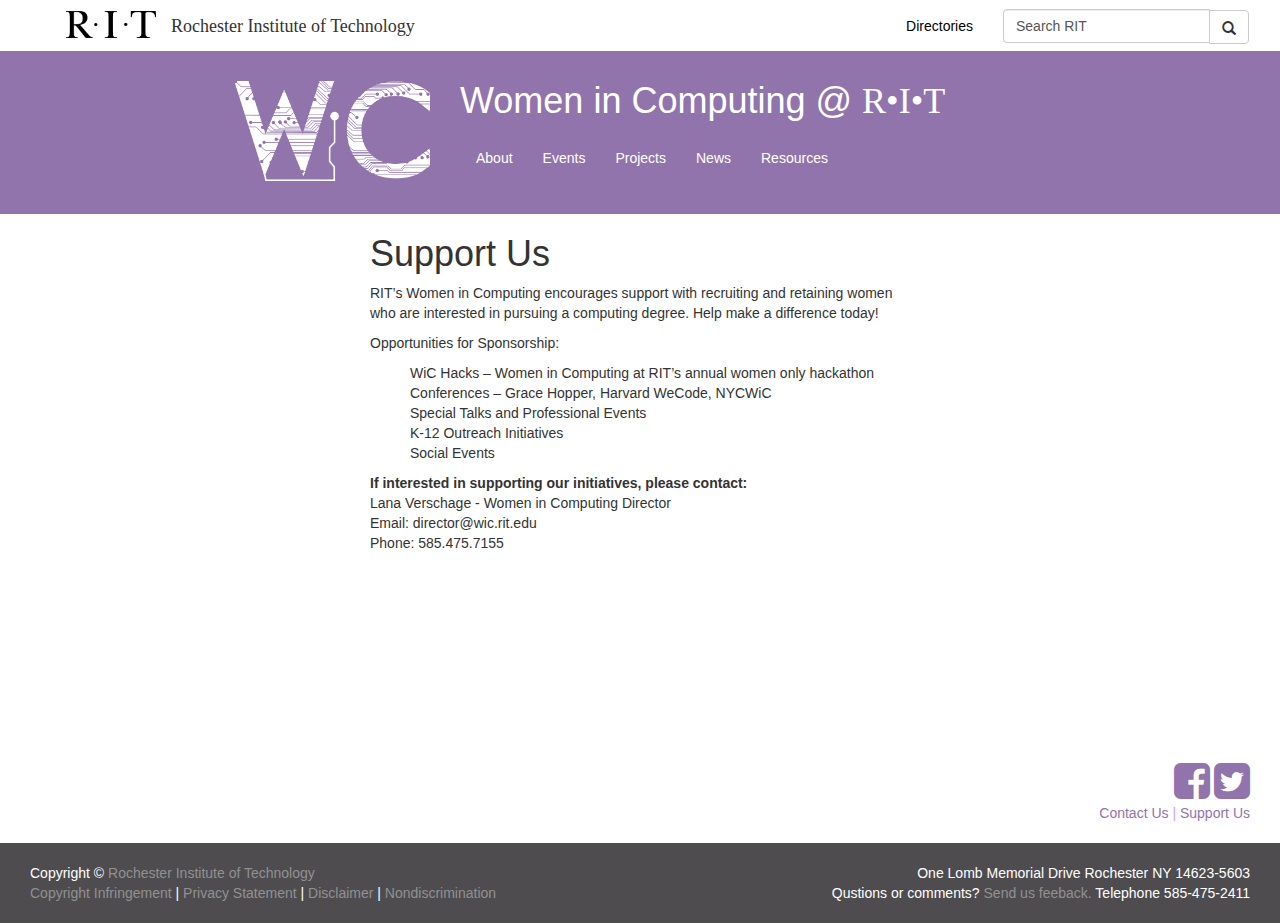
<file: pages/support.html>
<head lang="en">
	<meta charset="utf-8">
    <meta http-equiv="X-UA-Compatible" content="IE=edge">
    <meta name="viewport" content="width=device-width, initial-scale=1">
    <title>WIC@RIT</title>

    <!-- Bootstrap -->
    <link href="../css/bootstrap.min.css" rel="stylesheet">
    <!-- Font Awesome -->
    <link href="../css/font-awesome.min.css" rel="stylesheet">
    <!-- Custom -->
    <link href="../css/styles.css" rel="stylesheet">
    <link href="../css/ritstyles.css" rel="stylesheet">
</head>

<body>

	<!-- RIT HEADER -->
	<div id="ritMetanavWrapper">
		<nav class="navbar" id="">
			<div class="container-fluid">
				<div id="metaRitHeader" class="navbar-header">
					<a class="navbar-brand" href="http://www.rit.edu/"><img id="metaritlogo" src="../images/rit_black_no_bar.jpg"></img></a>
					<div id="metarit">Rochester Institute of Technology</div>
				</div>

				<div class="pull-right hidden-sm hidden-xs" id="metaritRight">
					<ul class="nav navbar-nav">
						<li><a href="http://www.rit.edu/directories/">Directories</a></li>
					</ul>
					 <form class="navbar-form navbar-left" role="search" action="http://rit.edu/search/" method="get">
				        <div class="input-group">
				          	<input type="text" class="form-control" placeholder="Search RIT" value="Search RIT" name="q" onBlur="blurSearch(this)" onFocus="focusSearch(this)">
				          		<span class="input-group-btn" id="ritmetaSearch">
				           			<button style="height:34px; margin-top:-3px;" type="submit" class="btn btn-default" type="button"> <span class="glyphicon glyphicon-search"></span></button>		       			
				           		</span>
				       	</div>   
				    </form>
				</div>

				 <script type="text/javascript">
		        function focusSearch(formfield){ if (formfield.defaultValue==formfield.value) formfield.value = ""; }
		        function blurSearch(formfield){ if (formfield.value==""){ formfield.value = formfield.defaultValue; formfield.className = "faded";}
		        </script> 
			</div>
		</nav>
	</div><!--End RIT HEADER-->

	<!--WiC Header Content -->
	<div class="header">
		<div class="container">
			<div class="row">
				<!-- Large and medium Screens-->
				<div class="hidden-sm hidden-xs">
					<div class="col-md-4">
						<a href="../index.html">
							<img class="logo pull-right" src="../images/WicHi_white.png">
						</a>
					</div>
					<div class="col-md-6 header-right">
						<h1>Women in Computing @ <span class="rit">R•I•T</span></h1>
						<div class="navbar pull-left" role="navigation">
							<ul class="nav navbar-nav ">
								<li><a href="about.html">About</a></li>
								<li><a href="events.html">Events</a></li>
								<li><a href="projects.html">Projects</a></li>
								<li><a href="news.html">News</a></li>
								<li><a href="resources.html">Resources</a></li>
							</ul>
						</div>
					</div>
				</div>

				<!-- Small and extra small screens -->
				<div class="hidden-lg hidden-md">
					<div class="text-center">
						<img class="logo" src="../images/WicLo2.png">
					</div>
					<div class="dropdown">
						<button class="btn btn-default btn-block dropdown-toggle" type="button" id="dropdownMenu1" data-toggle="dropdown" aria-expanded="true">
    						Navigation
    					<span class="caret"></span>
  						</button>
						<ul class="dropdown-menu btn-block" role="menu" aria-labelledby="dropdownMenu1">
							<li role="presentation"><a role="menuitem" tabindex="-1" href="../index.html">Home</a></li>	 
						 	<li role="presentation"><a role="menuitem" tabindex="-1" href="about.html">About</a></li>
							<li role="presentation"><a role="menuitem" tabindex="-1" href="events.html">Events</a></li>
							<li role="presentation"><a role="menuitem" tabindex="-1" href="projects.html">Projects</a></li>
							<li role="presentation"><a role="menuitem" tabindex="-1" href="news.html">News</a></li>
							<li role="presentation"><a role="menuitem" tabindex="-1" href="resources.html">Resources</a></li>
						</ul>
					</div>
				</div>
			</div>
		</div>
	</div><!-- End WiC Header -->


	<!--Wic Content -->
	<div class="container">
		<div class="col-md-6 col-md-offset-3">
			<h1>Support Us</h1>
			<p>
				RIT’s Women in Computing encourages support with recruiting and retaining women who are interested in pursuing a computing degree.  Help make a difference today!
			</P>

			<p>
				Opportunities for Sponsorship:
				<ul>	
					<li>WiC Hacks – Women in Computing at RIT’s annual women only hackathon</li>
					<li>Conferences – Grace Hopper, Harvard WeCode, NYCWiC</li>
					<li>Special Talks and Professional Events</li>
					<li>K-12 Outreach Initiatives</li>
					<li>Social Events</li>		
				</ul>
			</p>

			<p>
				<strong>If interested in supporting our initiatives, please contact:<br/></strong>		
				Lana Verschage -  Women in Computing Director<br/>
				Email: director@wic.rit.edu<br/>  
				Phone: 585.475.7155<br/>
			</p>
		</div>
	</div>

	<!-- Wic Footer -->
	<div class="footer navbar navbar-fixed-bottom">
		<div id="wicfooter"class="row">
			<div class="col-md-6 col-md-offset-6 text-right">
				<a href="https://www.facebook.com/WICATRIT"><i class="fa fa-facebook-square fa-3x"></i></a>
				<a href="https://twitter.com/RITWIC"><i class="fa fa-twitter-square fa-3x"></i></a>

				<br/>
				<a href="contact.html">Contact Us</a> |
				<a href="support.html">Support Us</a>
			</div>
		</div><br/>

		<div id="ritFooter" class="row">
			<div class="col-md-6">
				Copyright &copy; <a href="http://www.rit.edu/">Rochester Institute of Technology</a><br/>
				<a href="http://www.rit.edu/copyright.html">Copyright Infringement</a> |
				<a href="http://www.rit.edu/privacystatement.html">Privacy Statement</a> |
				<a href="http://www.rit.edu/disclaimer.html">Disclaimer</a> |
				<a href="http://www.rit.edu/nondiscrimination.html">Nondiscrimination</a>
			</div>
			<div class="col-md-6 text-right">
				One Lomb Memorial Drive Rochester NY 14623-5603 <br/>
				Qustions or comments? <a href="http://www.rit.edu/ask/">Send us feeback.</a> Telephone 585-475-2411
			</div>
		</div>
	</div><!--End Wic Footer -->


	<script src="https://ajax.googleapis.com/ajax/libs/jquery/1.11.1/jquery.min.js"></script>
    <!-- Include all compiled plugins (below), or include individual files as needed -->
    <script src="../js/bootstrap.min.js"></script>
</body>
</file>
<file: css/styles.css>
/********** All-Pages ***********/
html{
	position:relative;
	min-height:100%;
}
body{
	margin-bottom:150px;
}
hr{
	margin-top:10px;
	margin-bottom:10px;
	border:1px solid #9274AD;
}
h2{
	font-size:16px;
}
i{
	color:##4E4C4F;
}
ul{
	list-style-type: none;
}
.main-container{
	margin-bottom:50px;
}
.rit{
	font-family:Baskerville, 'Baskerville Old Face', 'Hoefler Text', Garamond, 'Times New Roman', serif;
}
.btn-primary{
	color:#ffffff;
	background-color:#9274AD;
	border:0px;
}
.header{
	width:100%;
	padding:10px;
	color:#ffffff;
	background-color:#9274AD;
}
.header a{
	color:#ffffff;
	padding:0px;
}
.logo{
	max-height:100px;
	margin-top:20px;
}
.navbar-collapse{
	padding-left:0px;
}
.nav li a{
	
}
.nav > li > a:hover{
	background-color: #8464A1;
}

.footer{
	position:absolute;
	bottom:0px;
	width:100%;
	height:150px;
	padding:10px;
}
#wicfooter{
	color:#CD9EF9;
	padding-left:20px;
	padding-right:20px;
}
#wicfooter a,i{
	color:#9274AD;
}
#ritfooter{
	color:#ffffff;
	background-color:#4E4C4F;
	padding:20px;
}
#ritfooter a{
	color:#919191;
}
/********** Index Page ***********/
.article-row{
	margin-bottom:10px;
}
.content-row{
	margin-top:50px;
}
.main-image{
	max-height:350px;
	padding:20px;
}
.main-content{
	padding:20px;
}
.wic-hacks{
	padding:10px;
	background-color:#B5B2B8;
}
.wic-hacks-logo{
	max-height:30px;
}
.mission{
	font-size:20px;
	font-style:italic;
}
.article-info{
	margin-left:25px;
}
.article{
	color:#9274AD;
}


/********** About Page ***********/
.side-nav a{
	color:#9274AD;
}
.commiteeHeadImg{
	width:200px;
}

/********** News Page ***********/
.news .news-header i{
	color:#9274AD;
}
.news .news-footer{
	color:grey;
}
</file>
<file: css/ritstyles.css>
#ritMetanavWrapper{
	height:51px;
}

#metaRitHeader{
	margin-left:50px;
	width:400px;
}

#ritMetanavWrapper a{
	color:#000000;
}

#metaritlogo{
	width:90px;
	margin-top:-5px;
}

#metarit{
	font-family:Times;
	font-size:18px;
	margin-top:13px;
}

#metaritRight{
}

#ritmetaSearch{
	height:38px;
}
</file>
